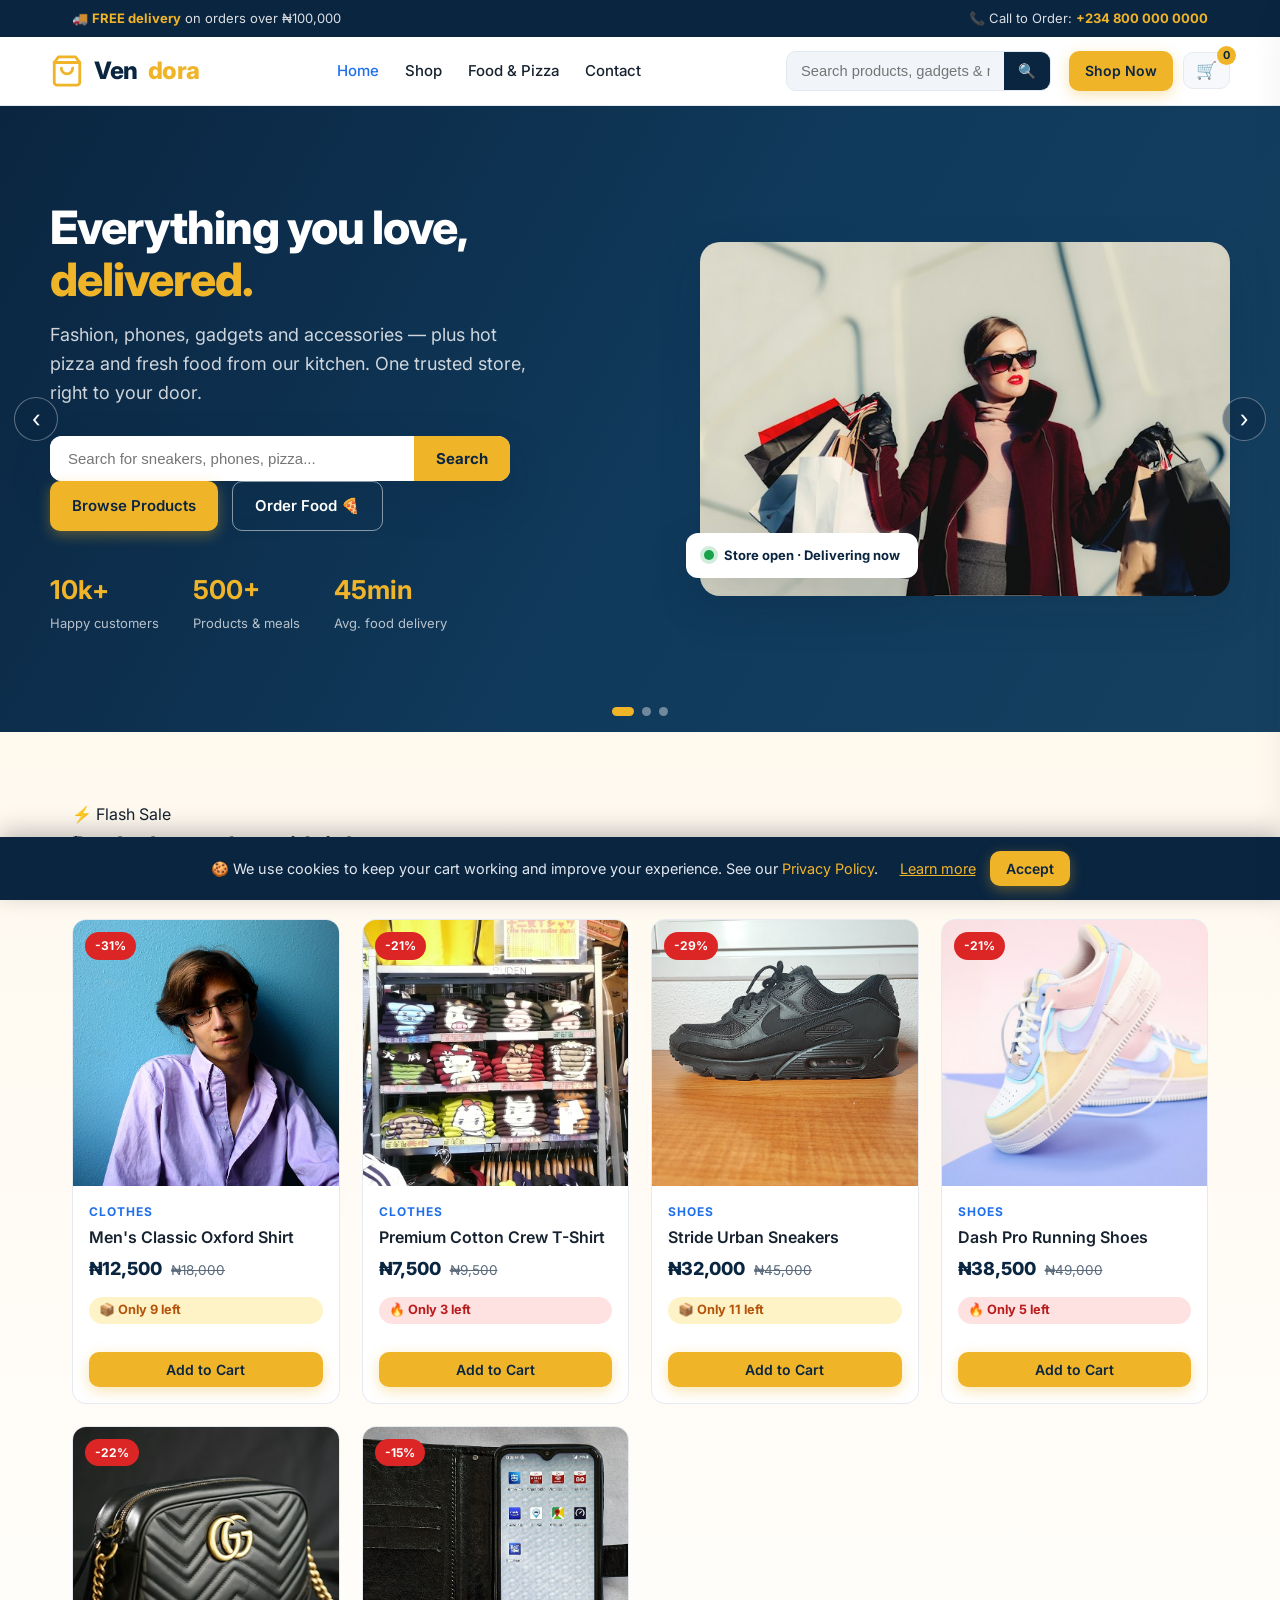
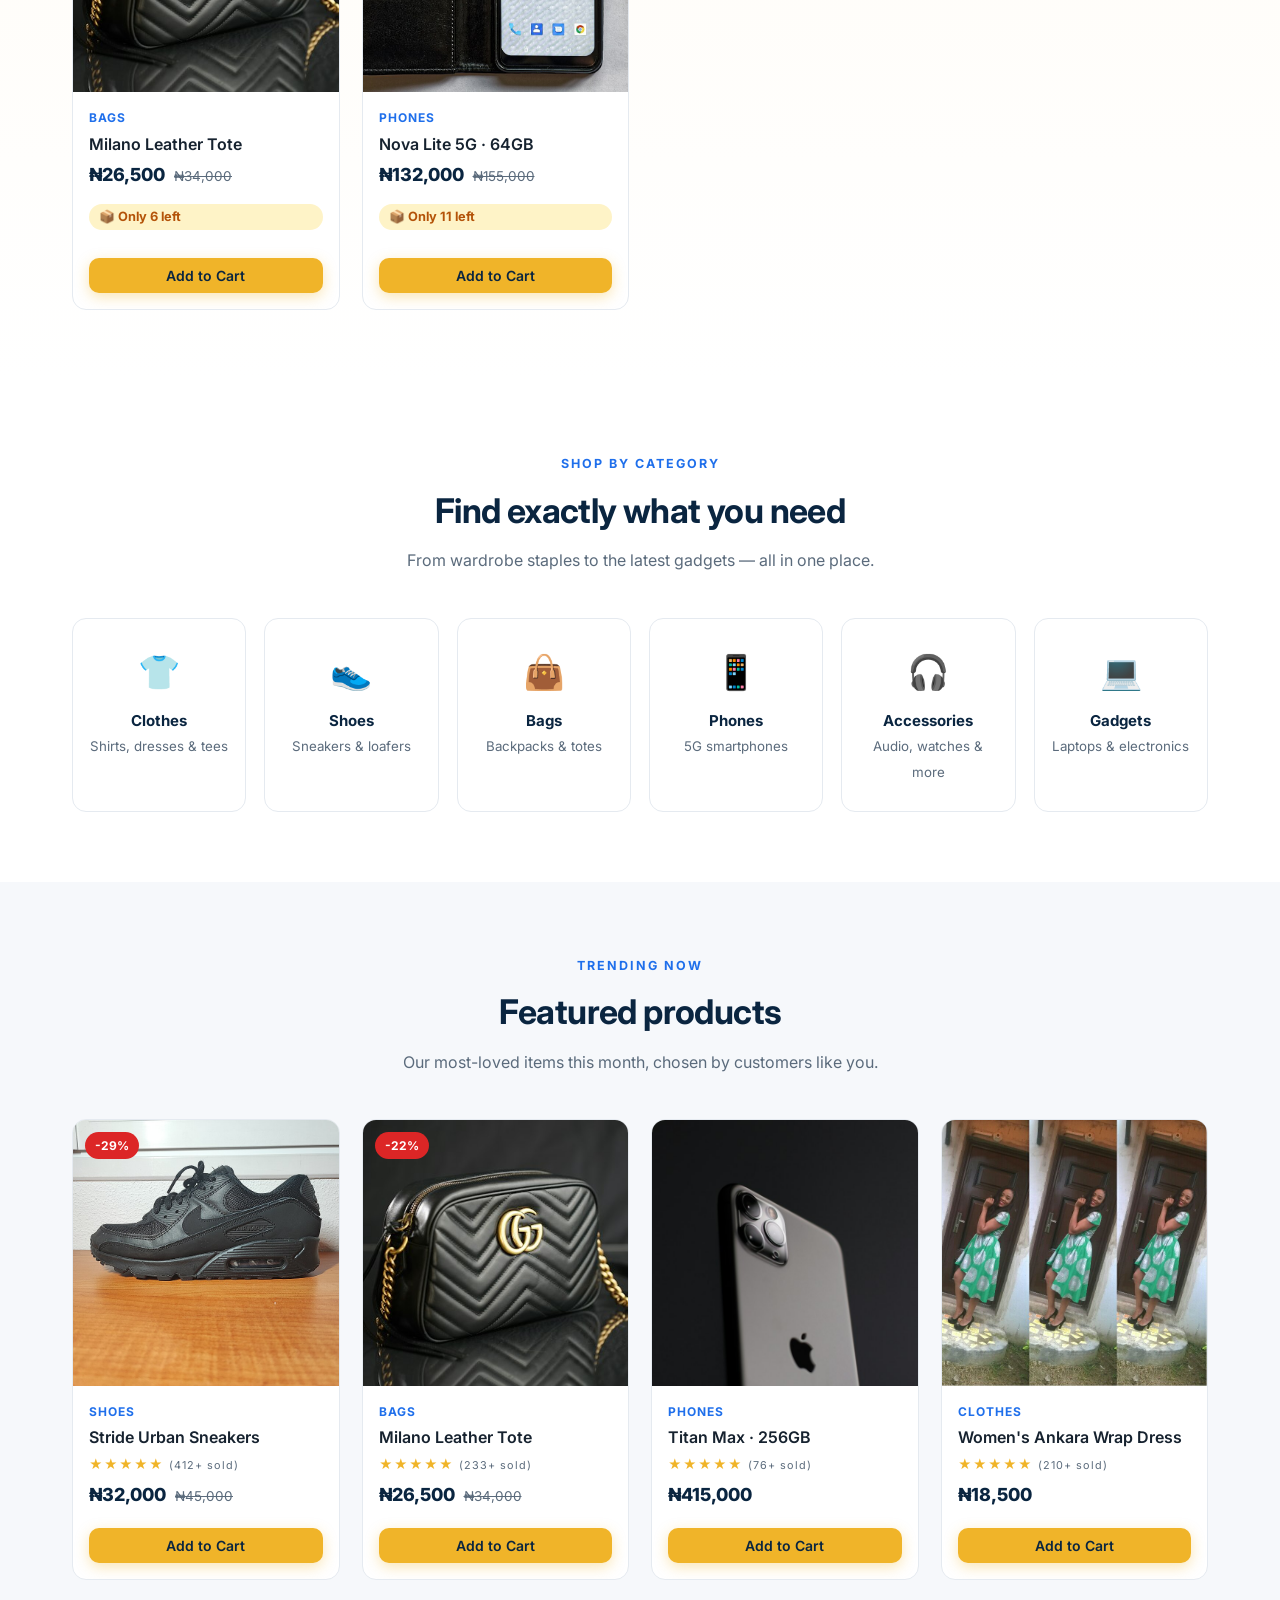
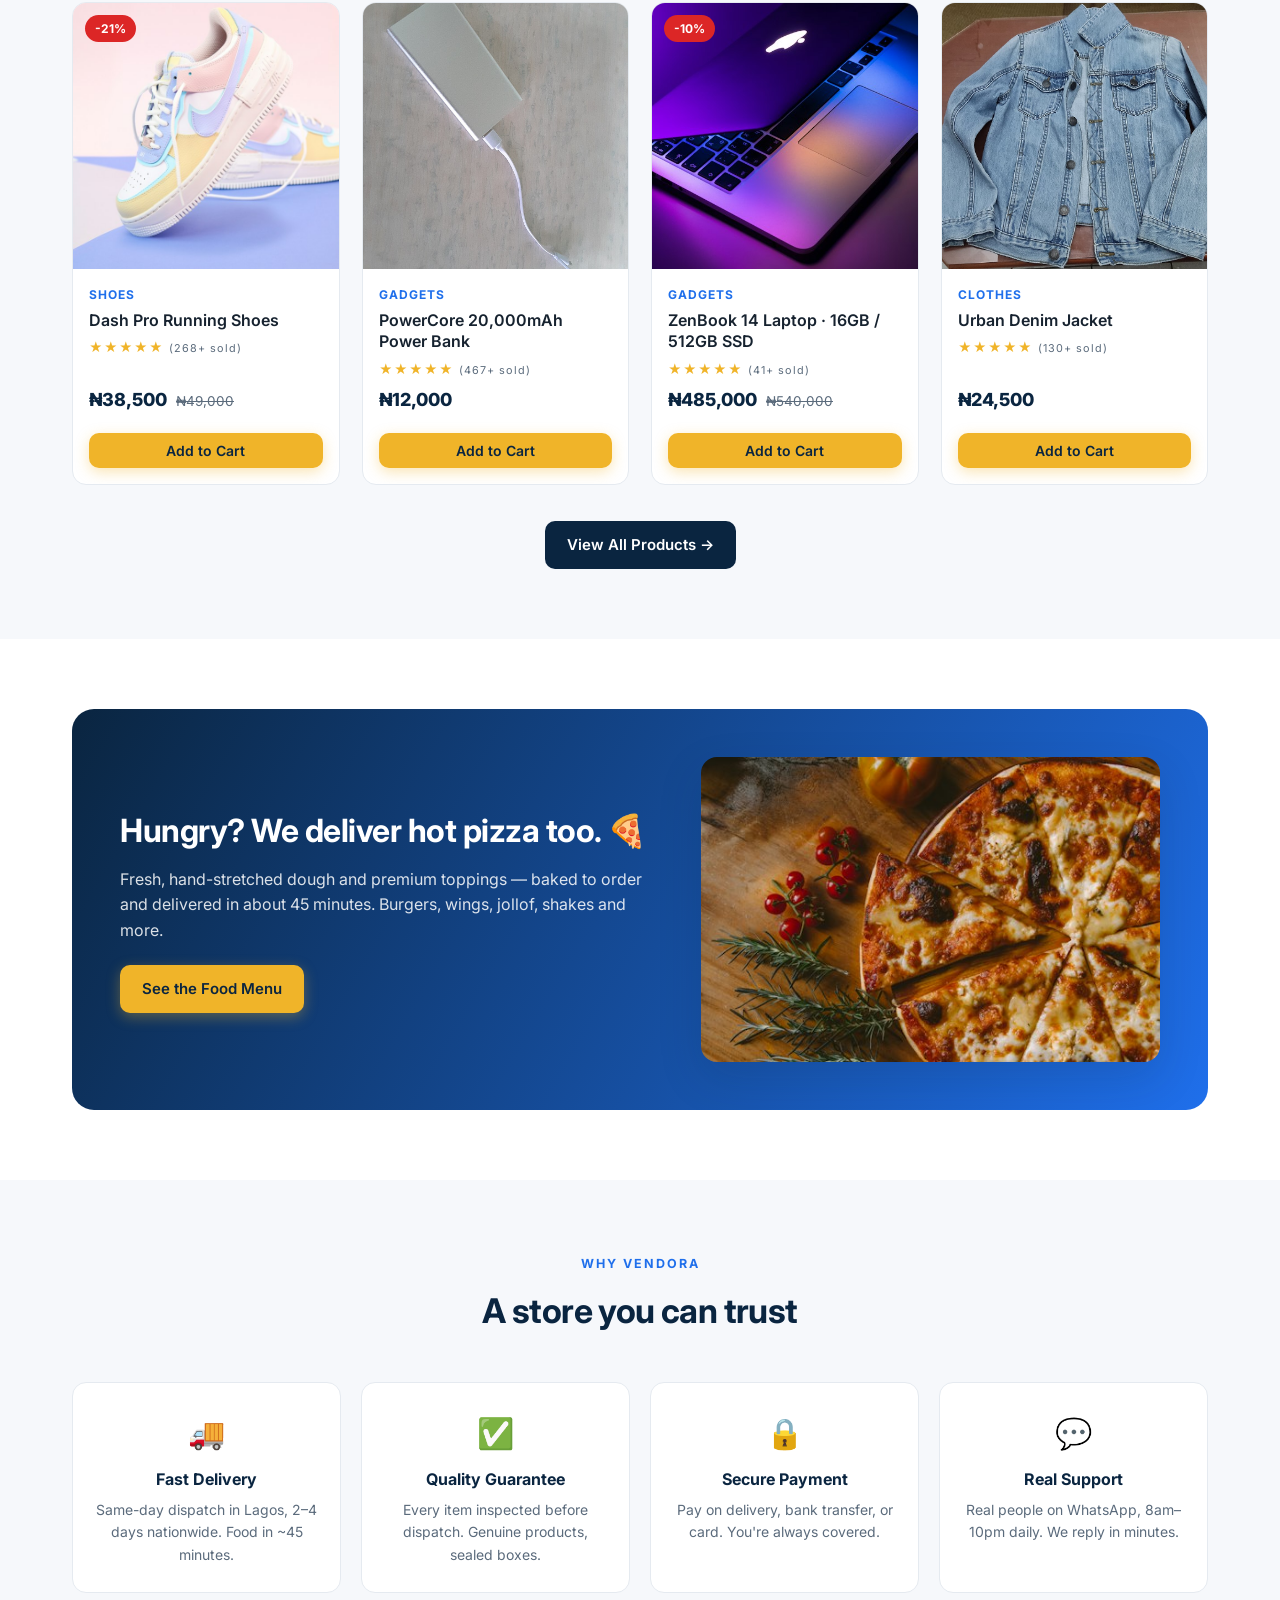
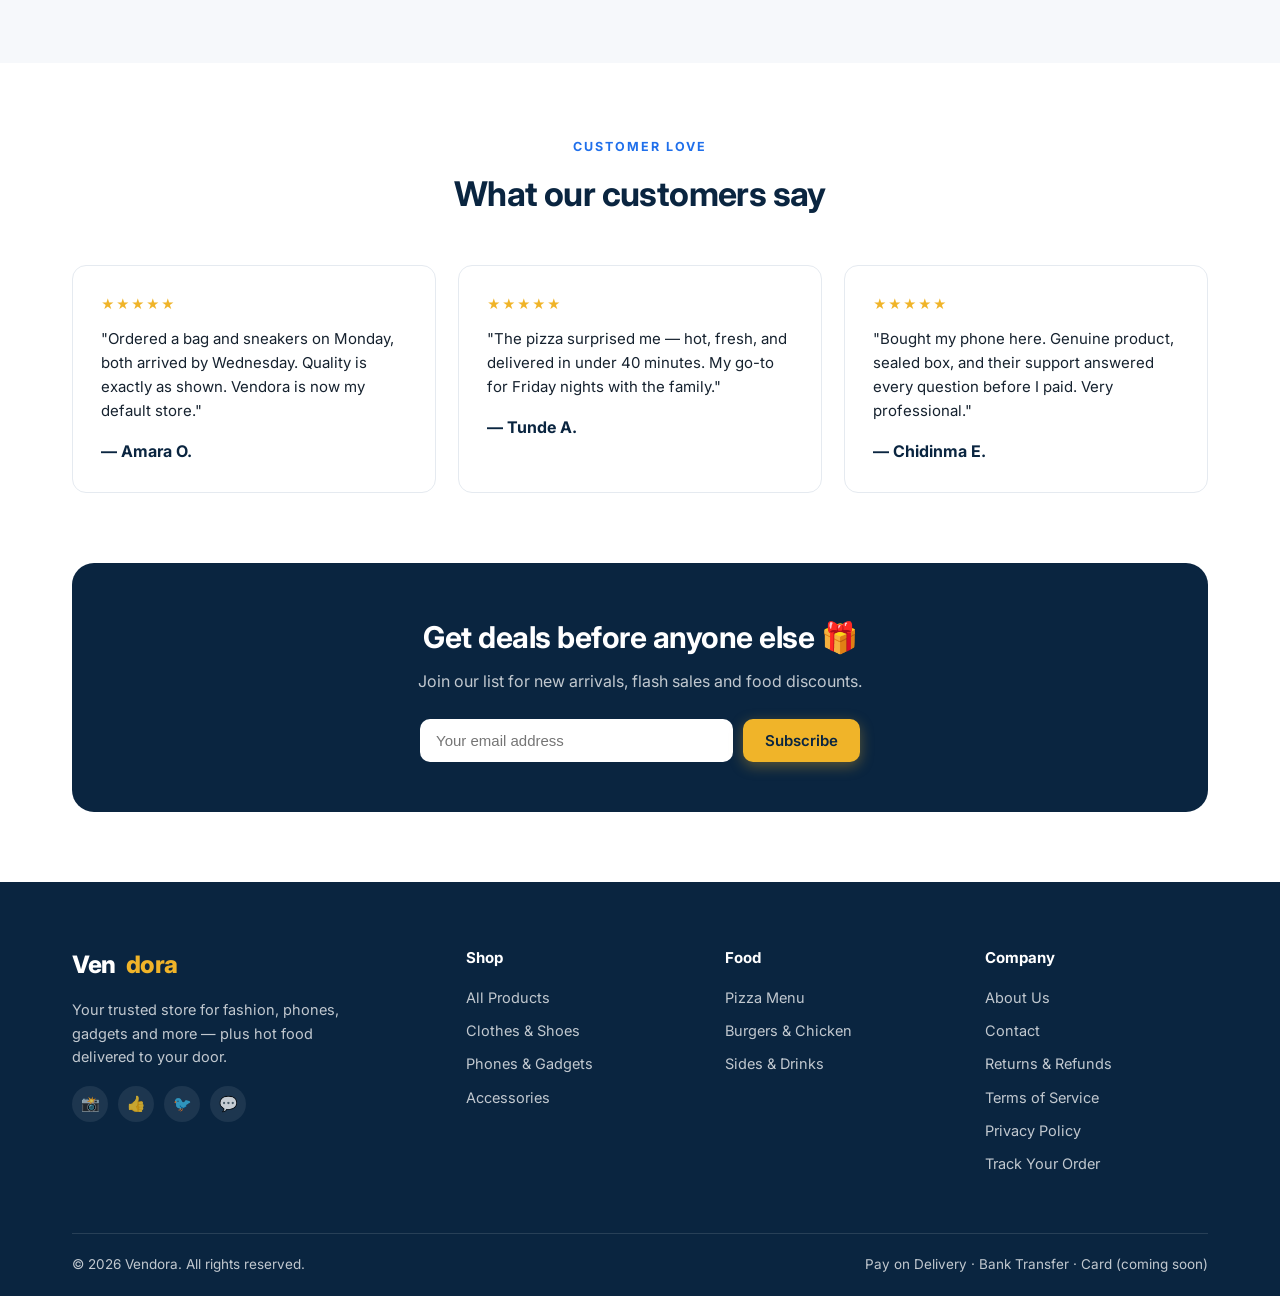
<file: index.html>
<!DOCTYPE html>
<html lang="en">
<head>
  <meta charset="UTF-8">
  <meta name="viewport" content="width=device-width, initial-scale=1.0">
  <title>Vendora — Everything you love. Delivered.</title>
  <meta name="description" content="Vendora is your trusted store for fashion, phones, gadgets, accessories and more — plus hot pizza and food delivery. Quality products, fast delivery, secure payment.">
  <link rel="icon" href="data:image/svg+xml,%3Csvg xmlns='http://www.w3.org/2000/svg' viewBox='0 0 24 24' fill='none' stroke='%23f0b429' stroke-width='2'%3E%3Cpath d='M6 2 3 6v14a2 2 0 0 0 2 2h14a2 2 0 0 0 2-2V6l-3-4z'/%3E%3Cline x1='3' y1='6' x2='21' y2='6'/%3E%3Cpath d='M16 10a4 4 0 0 1-8 0'/%3E%3C/svg%3E">
  <link rel="preconnect" href="https://fonts.googleapis.com">
  <link rel="preconnect" href="https://fonts.gstatic.com" crossorigin>
  <link href="https://fonts.googleapis.com/css2?family=Inter:wght@400;500;600;700;800&display=swap" rel="stylesheet">
  <link rel="stylesheet" href="css/style.css?v=1.2.1">
</head>
<body>

<!-- Top strip -->
<div class="topstrip">
  <div class="container">
    <span>🚚 <strong>FREE delivery</strong> on orders over ₦100,000</span>
    <span>📞 Call to Order: <strong id="topPhone">+234 800 000 0000</strong></span>
  </div>
</div>

<!-- Header -->
<header class="site">
  <div class="container nav">
    <a class="brand" href="index.html">
      <svg viewBox="0 0 24 24" fill="none" stroke="#f0b429" stroke-width="2" stroke-linecap="round" stroke-linejoin="round"><path d="M6 2 3 6v14a2 2 0 0 0 2 2h14a2 2 0 0 0 2-2V6l-3-4z"/><line x1="3" y1="6" x2="21" y2="6"/><path d="M16 10a4 4 0 0 1-8 0"/></svg>
      Ven<span>dora</span>
    </a>
    <nav class="nav-links" id="navLinks">
      <a href="index.html" class="active">Home</a>
      <a href="shop.html">Shop</a>
      <a href="food.html">Food & Pizza</a>
      <a href="contact.html">Contact</a>
    </nav>
    <div class="nav-actions">
      <form class="nav-search" onsubmit="navSearch(event)" role="search">
        <input type="text" placeholder="Search products, gadgets & more..." aria-label="Search Vendora">
        <button type="submit" aria-label="Search">🔍</button>
      </form>

      <a class="btn btn-gold btn-sm" href="shop.html">Shop Now</a>
      <button class="icon-btn" onclick="openCart()" aria-label="Open cart">🛒<span class="cart-count">0</span></button>
      <button class="icon-btn menu-toggle" onclick="toggleMenu()" aria-label="Menu">☰</button>
    </div>
  </div>
</header>

<!-- Hero -->
<section class="hero hero-carousel" id="heroCarousel">
  <div class="slide s-active" data-slide="0">
  <div class="container hero-inner">
    <div>
      <h1>Everything you love, <em>delivered.</em></h1>
      <p class="lead">Fashion, phones, gadgets and accessories — plus hot pizza and fresh food from our kitchen. One trusted store, right to your door.</p>
      <form class="hero-search" onsubmit="heroSearch(event)">
        <input id="heroQuery" type="text" placeholder="Search for sneakers, phones, pizza...">
        <button type="submit">Search</button>
      </form>
      <div class="hero-cta">
        <a class="btn btn-gold" href="shop.html">Browse Products</a>
        <a class="btn btn-outline" href="food.html" style="background:transparent;color:#fff;border-color:rgba(255,255,255,.5)">Order Food 🍕</a>
      </div>
      <div class="stat-strip">
        <div class="stat"><b>10k+</b><span>Happy customers</span></div>
        <div class="stat"><b>500+</b><span>Products & meals</span></div>
        <div class="stat"><b>45min</b><span>Avg. food delivery</span></div>
      </div>
    </div>
    <div class="hero-art">
      <img src="assets/img/hero-shopping.jpg" alt="Shopping at Vendora">
      <div class="hero-badge"><span class="dot"></span> Store open · Delivering now</div>
    </div>
  </div>
  </div>
  <div class="slide slide-promo" data-slide="1">
    <div class="container hero-inner">
      <div>
        <span class="kicker kicker-light">Vendora Kitchen</span>
        <h1>Hot pizza. <em>45 minutes.</em></h1>
        <p class="lead">Fresh from our kitchen — hand-stretched dough, premium toppings, burgers, wings, jollof and shakes. Baked to order and delivered hot.</p>
        <div class="hero-cta">
          <a class="btn btn-gold" href="food.html">See the Food Menu 🍕</a>
          <a class="btn btn-outline" href="shop.html" style="background:transparent;color:#fff;border-color:rgba(255,255,255,.5)">Shop Products</a>
        </div>
        <div class="stat-strip">
          <div class="stat"><b>~45min</b><span>Food delivery</span></div>
          <div class="stat"><b>8am–10pm</b><span>Kitchen open daily</span></div>
          <div class="stat"><b>12</b><span>Menu items</span></div>
        </div>
      </div>
      <div class="hero-art">
        <img src="assets/img/hero-food.jpg" alt="Pizza fresh from Vendora Kitchen">
        <div class="hero-badge"><span class="dot"></span> Kitchen open · Cooking now</div>
      </div>
    </div>
  </div>

  <div class="slide slide-promo" data-slide="2">
    <div class="container hero-inner">
      <div>
        <span class="kicker kicker-light">Phones & Gadgets</span>
        <h1>Gadget season <em>is here.</em></h1>
        <p class="lead">5G smartphones, wireless audio, power banks and laptops — genuine products, sealed boxes, warranty included.</p>
        <div class="hero-cta">
          <a class="btn btn-gold" href="shop.html">Shop Gadgets</a>
          <a class="btn btn-outline" href="contact.html" style="background:transparent;color:#fff;border-color:rgba(255,255,255,.5)">Talk to Us</a>
        </div>
        <div class="stat-strip">
          <div class="stat"><b>Sealed</b><span>Genuine products</span></div>
          <div class="stat"><b>Warranty</b><span>On electronics</span></div>
          <div class="stat"><b>Fast</b><span>Same-day Lagos</span></div>
        </div>
      </div>
      <div class="hero-art">
        <img src="assets/img/p3.jpg" alt="Smartphones and gadgets at Vendora">
        <div class="hero-badge"><span class="dot"></span> Free delivery over ₦100,000</div>
      </div>
    </div>
  </div>
  <button class="car-btn prev" onclick="moveSlide(-1)" aria-label="Previous slide">‹</button>
  <button class="car-btn next" onclick="moveSlide(1)" aria-label="Next slide">›</button>
  <div class="car-dots" id="carDots"></div>
</section>

<!-- Categories -->
<!-- Flash Sale -->
<section class="section flash-sec">
  <div class="container">
    <div class="flash-head">
      <div>
        <span class="kicker">⚡ Flash Sale</span>
        <h2>Deals that end at midnight</h2>
        <p>Limited stock at today's prices — gone when the timer hits zero.</p>
      </div>
      <div class="flash-right">
        <div class="countdown" id="flashCountdown" aria-label="Time left in flash sale"></div>
        <a class="btn btn-outline-dark btn-sm" href="shop.html">See All Deals →</a>
      </div>
    </div>
    <div class="grid" id="flashGrid"></div>
  </div>
</section>

<section class="section">
  <div class="container">
    <div class="section-head">
      <span class="kicker">Shop by Category</span>
      <h2>Find exactly what you need</h2>
      <p>From wardrobe staples to the latest gadgets — all in one place.</p>
    </div>
    <div class="cat-grid">
      <a class="cat-tile" href="shop.html"><span class="emoji">👕</span><b>Clothes</b><small>Shirts, dresses & tees</small></a>
      <a class="cat-tile" href="shop.html"><span class="emoji">👟</span><b>Shoes</b><small>Sneakers & loafers</small></a>
      <a class="cat-tile" href="shop.html"><span class="emoji">👜</span><b>Bags</b><small>Backpacks & totes</small></a>
      <a class="cat-tile" href="shop.html"><span class="emoji">📱</span><b>Phones</b><small>5G smartphones</small></a>
      <a class="cat-tile" href="shop.html"><span class="emoji">🎧</span><b>Accessories</b><small>Audio, watches & more</small></a>
      <a class="cat-tile" href="shop.html"><span class="emoji">💻</span><b>Gadgets</b><small>Laptops & electronics</small></a>
    </div>
  </div>
</section>

<!-- Featured products -->
<section class="section alt">
  <div class="container">
    <div class="section-head">
      <span class="kicker">Trending Now</span>
      <h2>Featured products</h2>
      <p>Our most-loved items this month, chosen by customers like you.</p>
    </div>
    <div class="grid" id="featuredGrid"></div>
    <div style="text-align:center;margin-top:36px">
      <a class="btn btn-navy" href="shop.html">View All Products →</a>
    </div>
  </div>
</section>

<!-- Food banner -->
<section class="section">
  <div class="container">
    <div class="food-banner">
      <div>
        <h2>Hungry? We deliver hot pizza too. 🍕</h2>
        <p>Fresh, hand-stretched dough and premium toppings — baked to order and delivered in about 45 minutes. Burgers, wings, jollof, shakes and more.</p>
        <a class="btn btn-gold" href="food.html">See the Food Menu</a>
      </div>
      <img src="assets/img/banner-pizza.jpg" alt="Fresh pizza">
    </div>
  </div>
</section>

<!-- Benefits -->
<section class="section alt">
  <div class="container">
    <div class="section-head">
      <span class="kicker">Why Vendora</span>
      <h2>A store you can trust</h2>
    </div>
    <div class="benefits">
      <div class="benefit"><span class="ico">🚚</span><h3>Fast Delivery</h3><p>Same-day dispatch in Lagos, 2–4 days nationwide. Food in ~45 minutes.</p></div>
      <div class="benefit"><span class="ico">✅</span><h3>Quality Guarantee</h3><p>Every item inspected before dispatch. Genuine products, sealed boxes.</p></div>
      <div class="benefit"><span class="ico">🔒</span><h3>Secure Payment</h3><p>Pay on delivery, bank transfer, or card. You're always covered.</p></div>
      <div class="benefit"><span class="ico">💬</span><h3>Real Support</h3><p>Real people on WhatsApp, 8am–10pm daily. We reply in minutes.</p></div>
    </div>
  </div>
</section>

<!-- Testimonials -->
<section class="section">
  <div class="container">
    <div class="section-head">
      <span class="kicker">Customer Love</span>
      <h2>What our customers say</h2>
    </div>
    <div class="testi-grid" id="testiGrid"></div>
  </div>
</section>

<!-- Newsletter -->
<section class="section" style="padding-top:0">
  <div class="container">
    <div class="newsletter">
      <h2>Get deals before anyone else 🎁</h2>
      <p>Join our list for new arrivals, flash sales and food discounts.</p>
      <form onsubmit="event.preventDefault();showToast('You are on the list! Watch your inbox 🎉');this.reset()">
        <input type="email" required placeholder="Your email address">
        <button class="btn btn-gold" type="submit">Subscribe</button>
      </form>
    </div>
  </div>
</section>

<!-- Footer -->
<footer class="site">
  <div class="container">
    <div class="footer-grid">
      <div>
        <a class="brand" href="index.html">Ven<span>dora</span></a>
        <p style="margin-top:14px;font-size:14.5px;max-width:300px">Your trusted store for fashion, phones, gadgets and more — plus hot food delivered to your door.</p>
        <div class="socials">
          <a href="#" aria-label="Instagram">📸</a>
          <a href="#" aria-label="Facebook">👍</a>
          <a href="#" aria-label="Twitter">🐦</a>
          <a href="#" aria-label="WhatsApp">💬</a>
        </div>
      </div>
      <div>
        <h4>Shop</h4>
        <ul>
          <li><a href="shop.html">All Products</a></li>
          <li><a href="shop.html">Clothes & Shoes</a></li>
          <li><a href="shop.html">Phones & Gadgets</a></li>
          <li><a href="shop.html">Accessories</a></li>
        </ul>
      </div>
      <div>
        <h4>Food</h4>
        <ul>
          <li><a href="food.html">Pizza Menu</a></li>
          <li><a href="food.html">Burgers & Chicken</a></li>
          <li><a href="food.html">Sides & Drinks</a></li>
        </ul>
      </div>
      <div>
        <h4>Company</h4>
        <ul>
          <li><a href="contact.html">About Us</a></li>
          <li><a href="contact.html">Contact</a></li>
          <li><a href="returns.html">Returns & Refunds</a></li>
          <li><a href="terms.html">Terms of Service</a></li>
          <li><a href="privacy.html">Privacy Policy</a></li>
          <li><a href="checkout.html">Track Your Order</a></li>
        </ul>
      </div>
    </div>
    <div class="footer-bottom">
      <span>© <span id="year"></span> Vendora. All rights reserved.</span>
      <span>Pay on Delivery · Bank Transfer · Card (coming soon)</span>
    </div>
  </div>
</footer>

<!-- Cart drawer -->
<div class="overlay" id="cartOverlay" onclick="closeCart()"></div>
<aside class="drawer" id="cartDrawer" aria-label="Shopping cart">
  <div class="drawer-head">
    <h3>🛒 Your Cart</h3>
    <button class="drawer-close" onclick="closeCart()" aria-label="Close cart">×</button>
  </div>
  <div class="drawer-items" id="drawerItems"></div>
  <div class="drawer-foot">
    <div class="subtotal-row"><span>Subtotal</span><b id="drawerSubtotal">₦0</b></div>
    <div class="foot-note" id="deliveryNote"></div>
    <a class="btn btn-gold btn-block" id="drawerCheckout" href="checkout.html">Checkout →</a>
  </div>
</aside>


<!-- Cookie notice -->
<div class="cookie-banner" id="cookieBanner" hidden>
  <p>🍪 We use cookies to keep your cart working and improve your experience. See our <a href="privacy.html">Privacy Policy</a>.</p>
  <div class="cookie-actions">
    <a class="cookie-learn" href="privacy.html">Learn more</a>
    <button class="btn btn-gold btn-sm" onclick="acceptCookies()">Accept</button>
  </div>
</div>
<script src="js/config.js?v=1.2.1"></script></script>
<script src="js/data.js?v=1.2.1"></script>
<script src="js/app.js?v=1.2.1"></script>
<script>
  document.getElementById("year").textContent = new Date().getFullYear();
  document.getElementById("topPhone").textContent = STORE.phoneDisplay;
  document.getElementById("featuredGrid").innerHTML =
    [...PRODUCTS].sort((a, b) => b.rating - a.rating).slice(0, 8).map(productCard).join("");
  document.getElementById("testiGrid").innerHTML = TESTIMONIALS.map(t => `
    <div class="testi">
      <div class="stars">${"★".repeat(t.stars)}</div>
      <p>"${t.text}"</p>
      <b>— ${t.name}</b>
    </div>`).join("");
  updateCartUI();
</script>
</body>
</html>
</file>
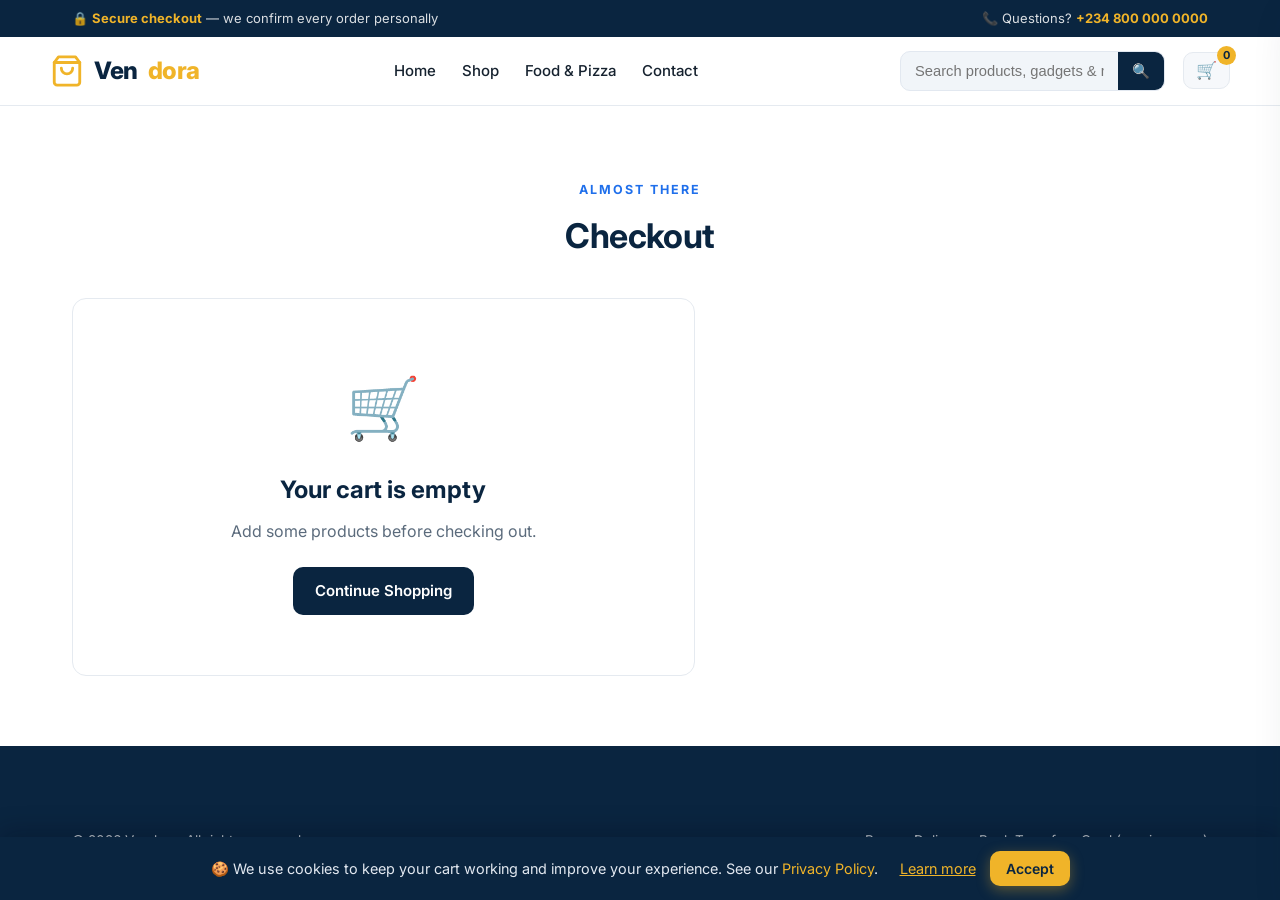
<file: checkout.html>
<!DOCTYPE html>
<html lang="en">
<head>
  <meta charset="UTF-8">
  <meta name="viewport" content="width=device-width, initial-scale=1.0">
  <title>Checkout — Vendora</title>
  <meta name="description" content="Complete your Vendora order — fast delivery, pay on delivery, bank transfer or card.">
  <link rel="icon" href="data:image/svg+xml,%3Csvg xmlns='http://www.w3.org/2000/svg' viewBox='0 0 24 24' fill='none' stroke='%23f0b429' stroke-width='2'%3E%3Cpath d='M6 2 3 6v14a2 2 0 0 0 2 2h14a2 2 0 0 0 2-2V6l-3-4z'/%3E%3Cline x1='3' y1='6' x2='21' y2='6'/%3E%3Cpath d='M16 10a4 4 0 0 1-8 0'/%3E%3C/svg%3E">
  <link rel="preconnect" href="https://fonts.googleapis.com">
  <link rel="preconnect" href="https://fonts.gstatic.com" crossorigin>
  <link href="https://fonts.googleapis.com/css2?family=Inter:wght@400;500;600;700;800&display=swap" rel="stylesheet">
  <link rel="stylesheet" href="css/style.css?v=1.2.1">
</head>
<body>

<div class="topstrip">
  <div class="container">
    <span>🔒 <strong>Secure checkout</strong> — we confirm every order personally</span>
    <span>📞 Questions? <strong id="topPhone">+234 800 000 0000</strong></span>
  </div>
</div>

<header class="site">
  <div class="container nav">
    <a class="brand" href="index.html">
      <svg viewBox="0 0 24 24" fill="none" stroke="#f0b429" stroke-width="2" stroke-linecap="round" stroke-linejoin="round"><path d="M6 2 3 6v14a2 2 0 0 0 2 2h14a2 2 0 0 0 2-2V6l-3-4z"/><line x1="3" y1="6" x2="21" y2="6"/><path d="M16 10a4 4 0 0 1-8 0"/></svg>
      Ven<span>dora</span>
    </a>
    <nav class="nav-links" id="navLinks">
      <a href="index.html">Home</a>
      <a href="shop.html">Shop</a>
      <a href="food.html">Food & Pizza</a>
      <a href="contact.html">Contact</a>
    </nav>
    <div class="nav-actions">
      <form class="nav-search" onsubmit="navSearch(event)" role="search">
        <input type="text" placeholder="Search products, gadgets & more..." aria-label="Search Vendora">
        <button type="submit" aria-label="Search">🔍</button>
      </form>

      <button class="icon-btn" onclick="openCart()" aria-label="Open cart">🛒<span class="cart-count">0</span></button>
      <button class="icon-btn menu-toggle" onclick="toggleMenu()" aria-label="Menu">☰</button>
    </div>
  </div>
</header>

<section class="section">
  <div class="container">
    <div class="section-head" style="margin-bottom:34px">
      <span class="kicker">Almost There</span>
      <h2>Checkout</h2>
    </div>
    <div class="checkout-grid" id="checkoutWrap"></div>
  </div>
</section>

<footer class="site">
  <div class="container">
    <div class="footer-bottom" style="border:none">
      <span>© <span id="year"></span> Vendora. All rights reserved.</span>
      <span>Pay on Delivery · Bank Transfer · Card (coming soon)</span>
    </div>
  </div>
</footer>

<div class="overlay" id="cartOverlay" onclick="closeCart()"></div>
<aside class="drawer" id="cartDrawer" aria-label="Shopping cart">
  <div class="drawer-head">
    <h3>🛒 Your Cart</h3>
    <button class="drawer-close" onclick="closeCart()" aria-label="Close cart">×</button>
  </div>
  <div class="drawer-items" id="drawerItems"></div>
  <div class="drawer-foot">
    <div class="subtotal-row"><span>Subtotal</span><b id="drawerSubtotal">₦0</b></div>
    <div class="foot-note" id="deliveryNote"></div>
    <a class="btn btn-gold btn-block" id="drawerCheckout" href="checkout.html">Checkout →</a>
  </div>
</aside>


<!-- Cookie notice -->
<div class="cookie-banner" id="cookieBanner" hidden>
  <p>🍪 We use cookies to keep your cart working and improve your experience. See our <a href="privacy.html">Privacy Policy</a>.</p>
  <div class="cookie-actions">
    <a class="cookie-learn" href="privacy.html">Learn more</a>
    <button class="btn btn-gold btn-sm" onclick="acceptCookies()">Accept</button>
  </div>
</div>
<script src="js/config.js?v=1.2.1"></script></script>
<script src="js/data.js?v=1.2.1"></script>
<script src="js/app.js?v=1.2.1"></script>
<script>
  document.getElementById("year").textContent = new Date().getFullYear();
  document.getElementById("topPhone").textContent = STORE.phoneDisplay;
  renderCheckout();
  updateCartUI();
</script>
</body>
</html>
</file>
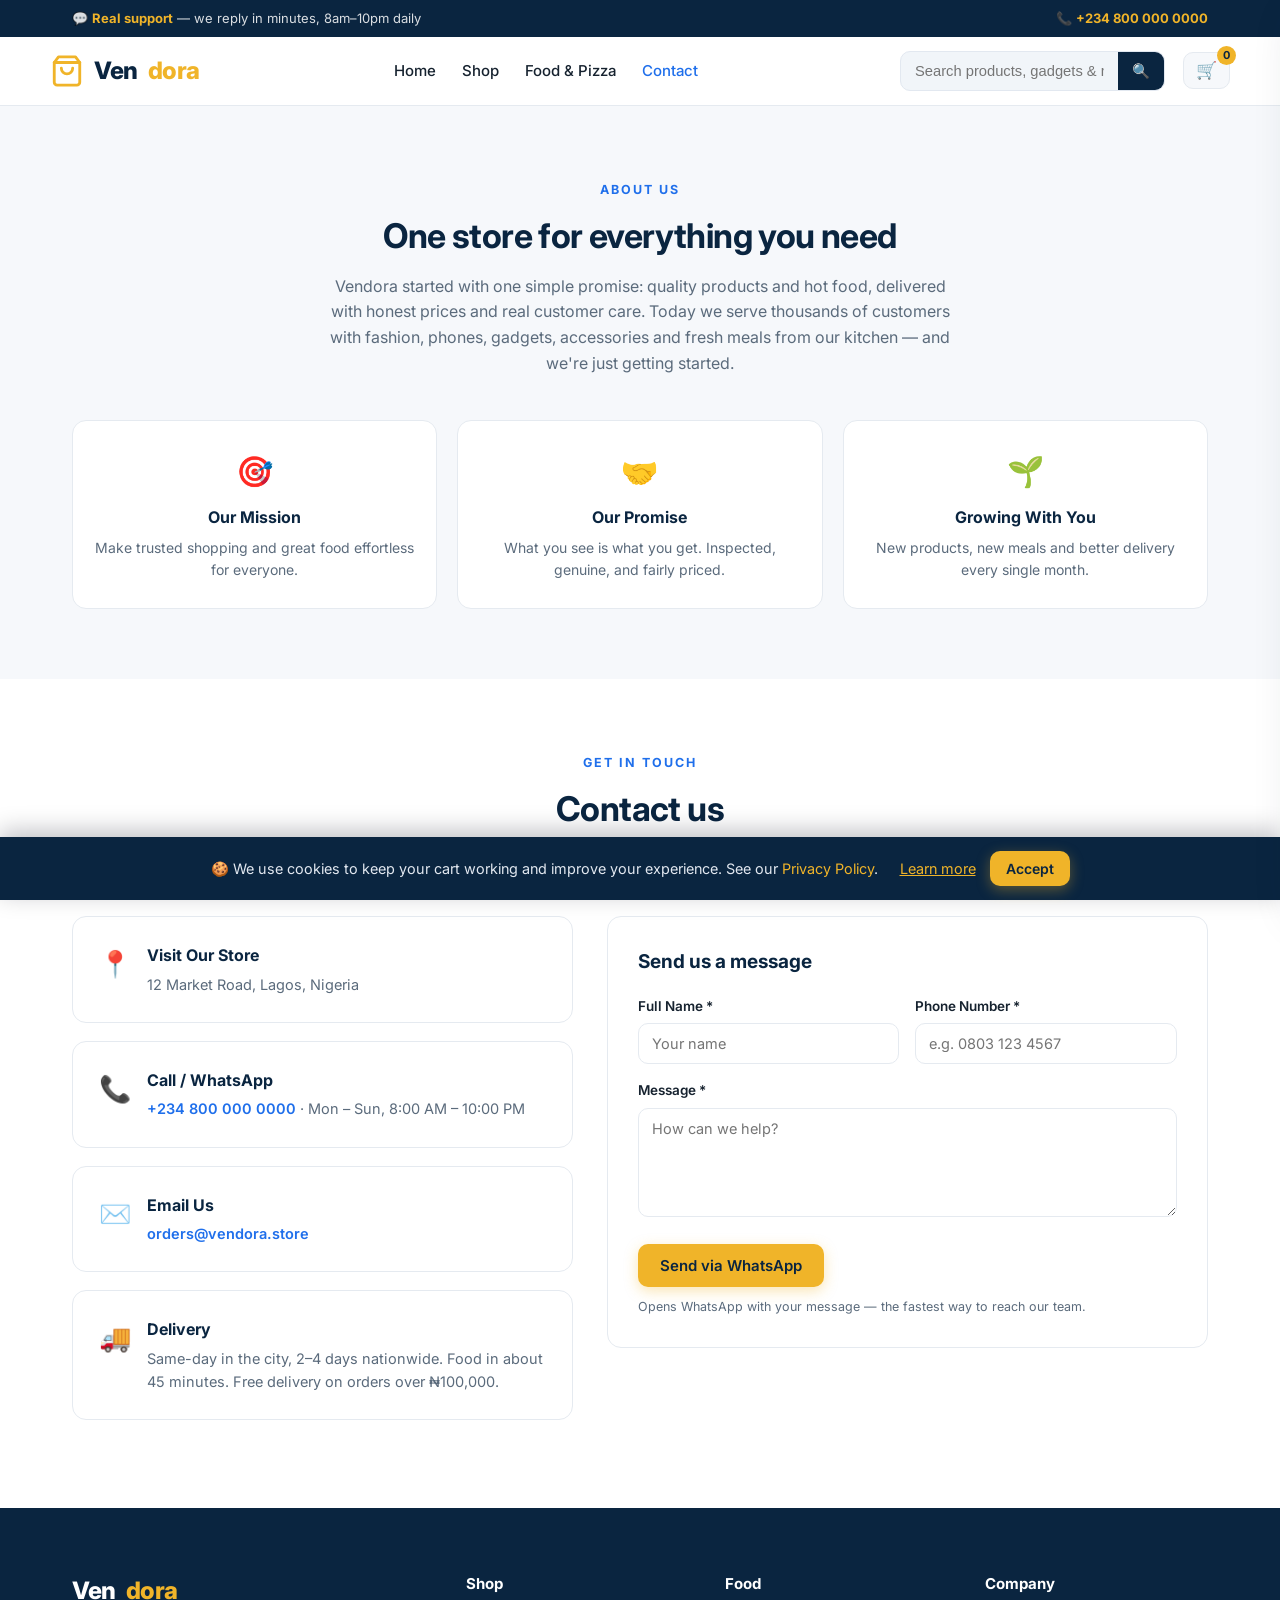
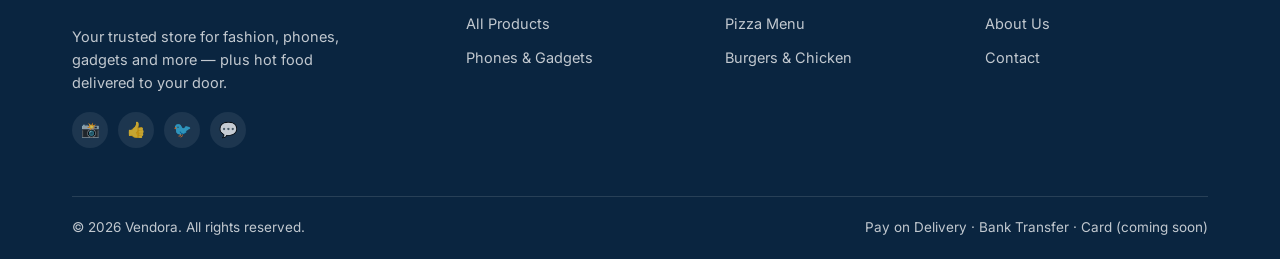
<file: contact.html>
<!DOCTYPE html>
<html lang="en">
<head>
  <meta charset="UTF-8">
  <meta name="viewport" content="width=device-width, initial-scale=1.0">
  <title>Contact & About — Vendora</title>
  <meta name="description" content="Get in touch with Vendora — about us, contact details, store hours and support.">
  <link rel="icon" href="data:image/svg+xml,%3Csvg xmlns='http://www.w3.org/2000/svg' viewBox='0 0 24 24' fill='none' stroke='%23f0b429' stroke-width='2'%3E%3Cpath d='M6 2 3 6v14a2 2 0 0 0 2 2h14a2 2 0 0 0 2-2V6l-3-4z'/%3E%3Cline x1='3' y1='6' x2='21' y2='6'/%3E%3Cpath d='M16 10a4 4 0 0 1-8 0'/%3E%3C/svg%3E">
  <link rel="preconnect" href="https://fonts.googleapis.com">
  <link rel="preconnect" href="https://fonts.gstatic.com" crossorigin>
  <link href="https://fonts.googleapis.com/css2?family=Inter:wght@400;500;600;700;800&display=swap" rel="stylesheet">
  <link rel="stylesheet" href="css/style.css?v=1.2.1">
</head>
<body>

<div class="topstrip">
  <div class="container">
    <span>💬 <strong>Real support</strong> — we reply in minutes, 8am–10pm daily</span>
    <span>📞 <strong id="topPhone">+234 800 000 0000</strong></span>
  </div>
</div>

<header class="site">
  <div class="container nav">
    <a class="brand" href="index.html">
      <svg viewBox="0 0 24 24" fill="none" stroke="#f0b429" stroke-width="2" stroke-linecap="round" stroke-linejoin="round"><path d="M6 2 3 6v14a2 2 0 0 0 2 2h14a2 2 0 0 0 2-2V6l-3-4z"/><line x1="3" y1="6" x2="21" y2="6"/><path d="M16 10a4 4 0 0 1-8 0"/></svg>
      Ven<span>dora</span>
    </a>
    <nav class="nav-links" id="navLinks">
      <a href="index.html">Home</a>
      <a href="shop.html">Shop</a>
      <a href="food.html">Food & Pizza</a>
      <a href="contact.html" class="active">Contact</a>
    </nav>
    <div class="nav-actions">
      <form class="nav-search" onsubmit="navSearch(event)" role="search">
        <input type="text" placeholder="Search products, gadgets & more..." aria-label="Search Vendora">
        <button type="submit" aria-label="Search">🔍</button>
      </form>

      <button class="icon-btn" onclick="openCart()" aria-label="Open cart">🛒<span class="cart-count">0</span></button>
      <button class="icon-btn menu-toggle" onclick="toggleMenu()" aria-label="Menu">☰</button>
    </div>
  </div>
</header>

<!-- About -->
<section class="section alt">
  <div class="container">
    <div class="section-head">
      <span class="kicker">About Us</span>
      <h2>One store for everything you need</h2>
      <p style="max-width:640px;margin:0 auto">Vendora started with one simple promise: quality products and hot food, delivered with honest prices and real customer care. Today we serve thousands of customers with fashion, phones, gadgets, accessories and fresh meals from our kitchen — and we're just getting started.</p>
    </div>
    <div class="benefits" style="margin-top:10px">
      <div class="benefit"><span class="ico">🎯</span><h3>Our Mission</h3><p>Make trusted shopping and great food effortless for everyone.</p></div>
      <div class="benefit"><span class="ico">🤝</span><h3>Our Promise</h3><p>What you see is what you get. Inspected, genuine, and fairly priced.</p></div>
      <div class="benefit"><span class="ico">🌱</span><h3>Growing With You</h3><p>New products, new meals and better delivery every single month.</p></div>
    </div>
  </div>
</section>

<!-- Contact -->
<section class="section">
  <div class="container">
    <div class="section-head">
      <span class="kicker">Get In Touch</span>
      <h2>Contact us</h2>
      <p>Questions about an order, a product, or a bulk purchase? We're here.</p>
    </div>
    <div class="contact-grid">
      <div>
        <div class="info-card">
          <span class="ico">📍</span>
          <div><h3>Visit Our Store</h3><p id="infoAddress">12 Market Road, Lagos, Nigeria</p></div>
        </div>
        <div class="info-card">
          <span class="ico">📞</span>
          <div><h3>Call / WhatsApp</h3><p><a id="infoPhone" href="#">+234 800 000 0000</a> · <span id="infoHours">Mon – Sun, 8:00 AM – 10:00 PM</span></p></div>
        </div>
        <div class="info-card">
          <span class="ico">✉️</span>
          <div><h3>Email Us</h3><p><a id="infoEmail" href="#">orders@vendora.store</a></p></div>
        </div>
        <div class="info-card">
          <span class="ico">🚚</span>
          <div><h3>Delivery</h3><p>Same-day in the city, 2–4 days nationwide. Food in about 45 minutes. Free delivery on orders over ₦100,000.</p></div>
        </div>
      </div>
      <div class="panel">
        <h3>Send us a message</h3>
        <form onsubmit="return sendContact(event)">
          <div class="form-grid">
            <div class="field"><label>Full Name *</label><input name="name" required placeholder="Your name"></div>
            <div class="field"><label>Phone Number *</label><input name="phone" required placeholder="e.g. 0803 123 4567"></div>
            <div class="field full"><label>Message *</label><textarea name="message" rows="5" required placeholder="How can we help?"></textarea></div>
          </div>
          <button class="btn btn-gold" style="margin-top:20px" type="submit">Send via WhatsApp</button>
          <p style="font-size:12.5px;color:var(--muted);margin-top:10px">Opens WhatsApp with your message — the fastest way to reach our team.</p>
        </form>
      </div>
    </div>
  </div>
</section>

<footer class="site">
  <div class="container">
    <div class="footer-grid">
      <div>
        <a class="brand" href="index.html">Ven<span>dora</span></a>
        <p style="margin-top:14px;font-size:14.5px;max-width:300px">Your trusted store for fashion, phones, gadgets and more — plus hot food delivered to your door.</p>
        <div class="socials">
          <a href="#" aria-label="Instagram">📸</a>
          <a href="#" aria-label="Facebook">👍</a>
          <a href="#" aria-label="Twitter">🐦</a>
          <a href="#" aria-label="WhatsApp">💬</a>
        </div>
      </div>
      <div>
        <h4>Shop</h4>
        <ul>
          <li><a href="shop.html">All Products</a></li>
          <li><a href="shop.html">Phones & Gadgets</a></li>
        </ul>
      </div>
      <div>
        <h4>Food</h4>
        <ul>
          <li><a href="food.html">Pizza Menu</a></li>
          <li><a href="food.html">Burgers & Chicken</a></li>
        </ul>
      </div>
      <div>
        <h4>Company</h4>
        <ul>
          <li><a href="contact.html">About Us</a></li>
          <li><a href="contact.html">Contact</a></li>
        </ul>
      </div>
    </div>
    <div class="footer-bottom">
      <span>© <span id="year"></span> Vendora. All rights reserved.</span>
      <span>Pay on Delivery · Bank Transfer · Card (coming soon)</span>
    </div>
  </div>
</footer>

<div class="overlay" id="cartOverlay" onclick="closeCart()"></div>
<aside class="drawer" id="cartDrawer" aria-label="Shopping cart">
  <div class="drawer-head">
    <h3>🛒 Your Cart</h3>
    <button class="drawer-close" onclick="closeCart()" aria-label="Close cart">×</button>
  </div>
  <div class="drawer-items" id="drawerItems"></div>
  <div class="drawer-foot">
    <div class="subtotal-row"><span>Subtotal</span><b id="drawerSubtotal">₦0</b></div>
    <div class="foot-note" id="deliveryNote"></div>
    <a class="btn btn-gold btn-block" id="drawerCheckout" href="checkout.html">Checkout →</a>
  </div>
</aside>


<!-- Cookie notice -->
<div class="cookie-banner" id="cookieBanner" hidden>
  <p>🍪 We use cookies to keep your cart working and improve your experience. See our <a href="privacy.html">Privacy Policy</a>.</p>
  <div class="cookie-actions">
    <a class="cookie-learn" href="privacy.html">Learn more</a>
    <button class="btn btn-gold btn-sm" onclick="acceptCookies()">Accept</button>
  </div>
</div>
<script src="js/config.js?v=1.2.1"></script></script>
<script src="js/data.js?v=1.2.1"></script>
<script src="js/app.js?v=1.2.1"></script>
<script>
  document.getElementById("year").textContent = new Date().getFullYear();
  document.getElementById("topPhone").textContent = STORE.phoneDisplay;
  document.getElementById("infoAddress").textContent = STORE.address;
  document.getElementById("infoHours").textContent = STORE.hours;
  document.getElementById("infoPhone").textContent = STORE.phoneDisplay;
  document.getElementById("infoPhone").href = "https://wa.me/" + STORE.whatsapp;
  document.getElementById("infoEmail").textContent = STORE.email;
  document.getElementById("infoEmail").href = "mailto:" + STORE.email;

  function sendContact(e) {
    e.preventDefault();
    const d = Object.fromEntries(new FormData(e.target));
    const msg = `*NEW ENQUIRY — ${STORE.name}*\n\nName: ${d.name}\nPhone: ${d.phone}\n\n${d.message}`;
    window.open(`https://wa.me/${STORE.whatsapp}?text=${encodeURIComponent(msg)}`, "_blank");
    showToast("Opening WhatsApp with your message");
    e.target.reset();
    return false;
  }
  updateCartUI();
</script>
</body>
</html>
</file>
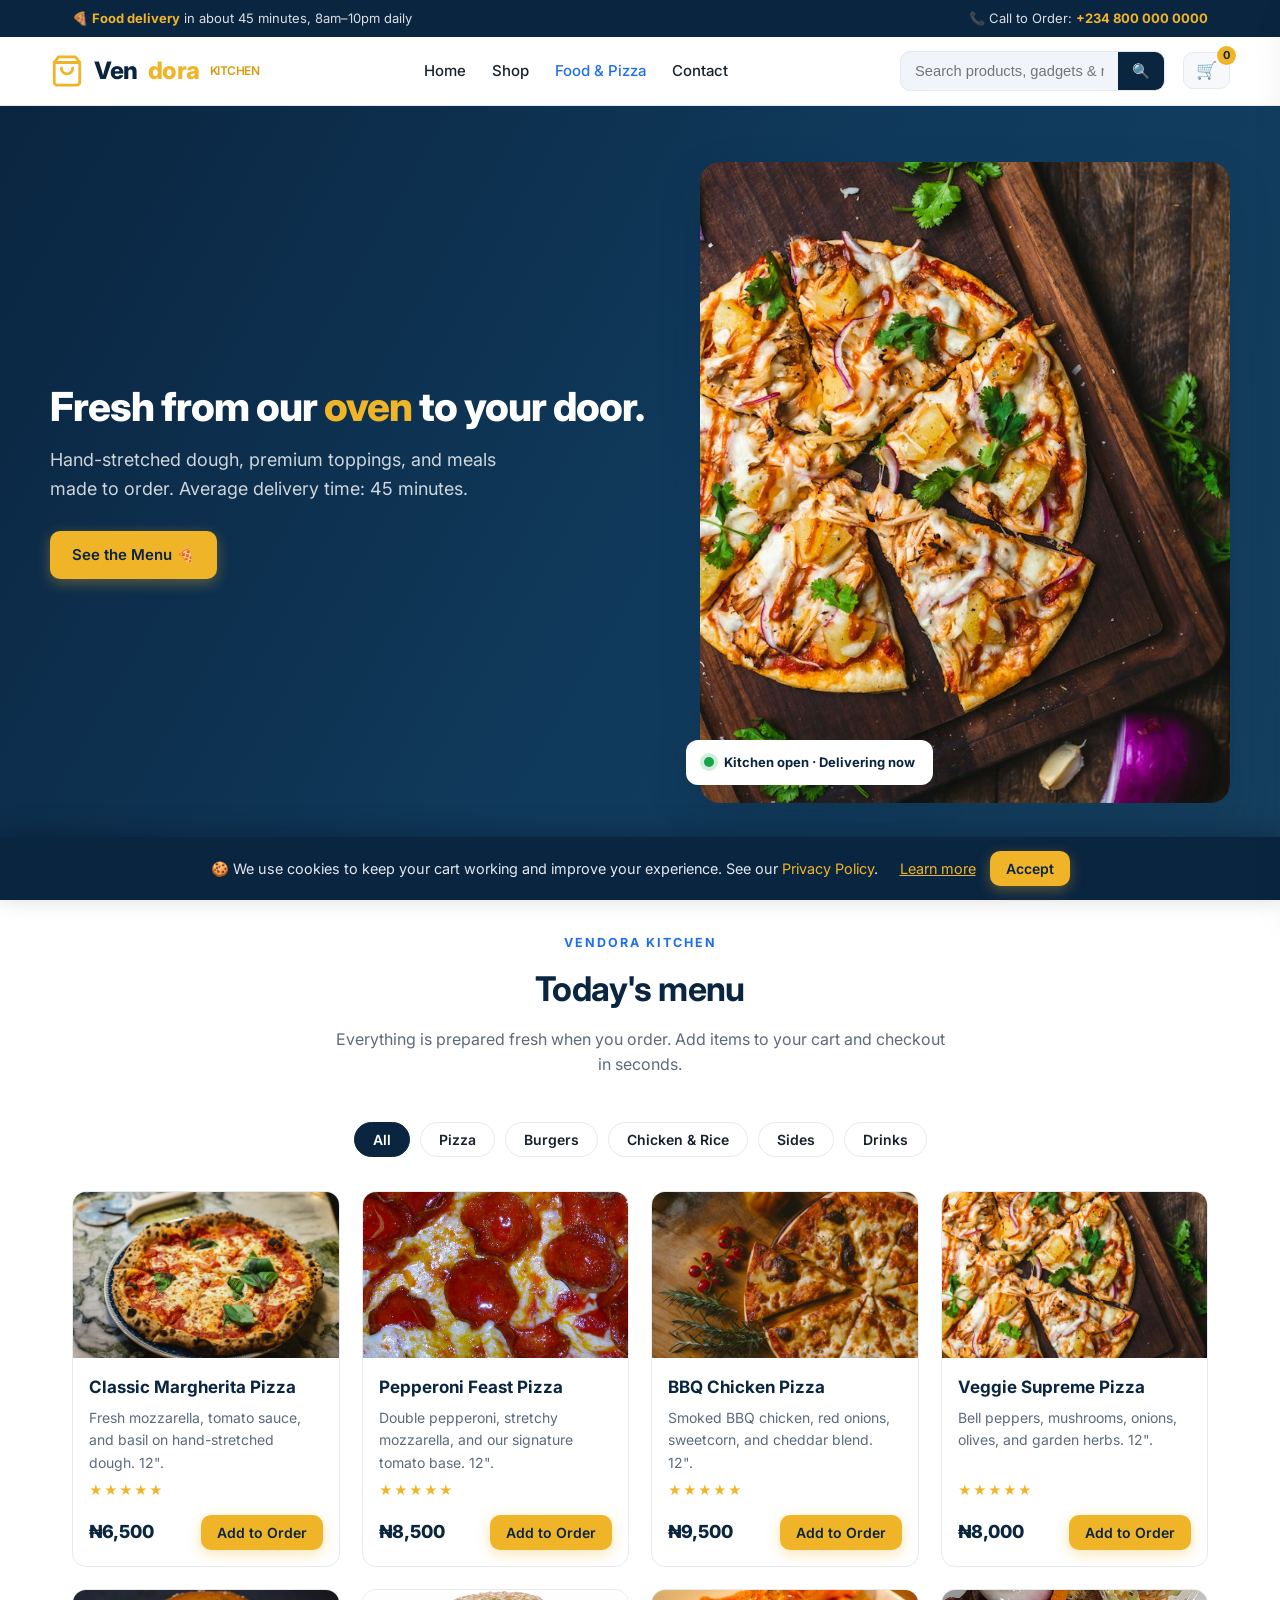
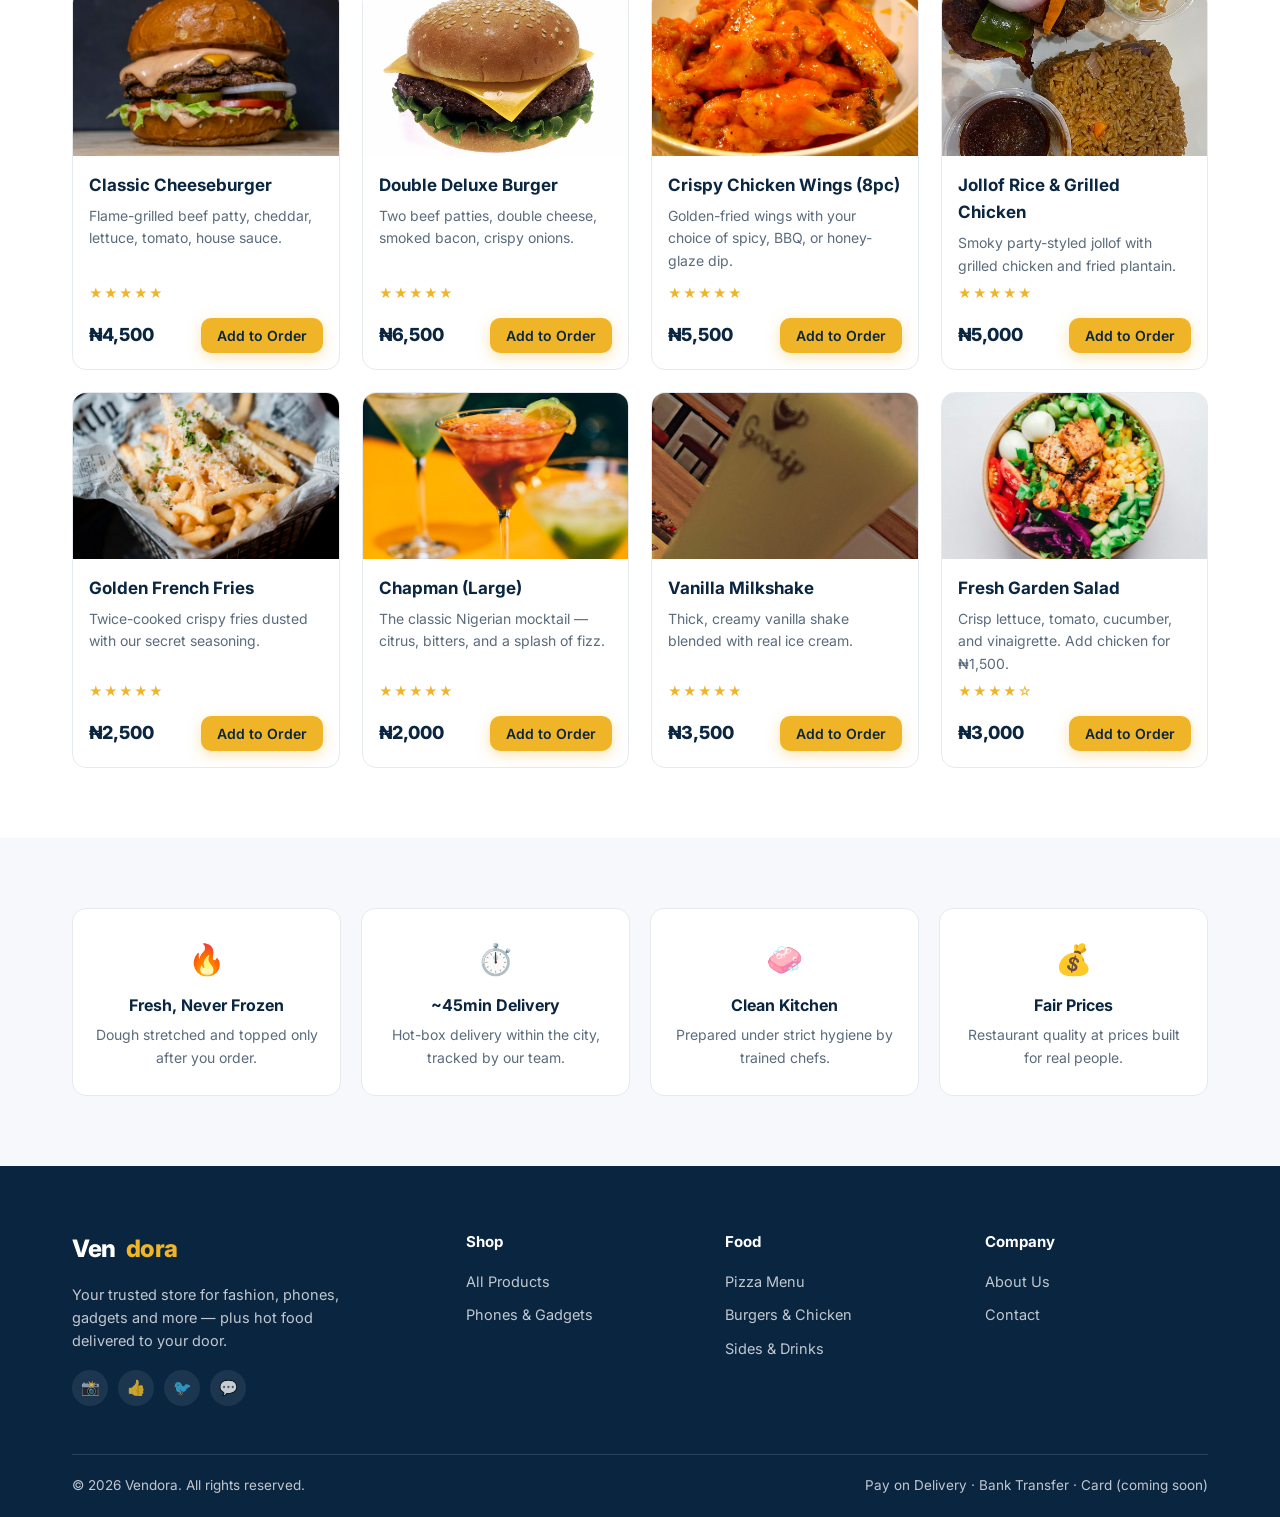
<file: food.html>
<!DOCTYPE html>
<html lang="en">
<head>
  <meta charset="UTF-8">
  <meta name="viewport" content="width=device-width, initial-scale=1.0">
  <title>Food & Pizza Delivery — Vendora</title>
  <meta name="description" content="Hot pizza, burgers, wings, jollof rice and shakes delivered in about 45 minutes. Order fresh food from Vendora.">
  <link rel="icon" href="data:image/svg+xml,%3Csvg xmlns='http://www.w3.org/2000/svg' viewBox='0 0 24 24' fill='none' stroke='%23f0b429' stroke-width='2'%3E%3Cpath d='M6 2 3 6v14a2 2 0 0 0 2 2h14a2 2 0 0 0 2-2V6l-3-4z'/%3E%3Cline x1='3' y1='6' x2='21' y2='6'/%3E%3Cpath d='M16 10a4 4 0 0 1-8 0'/%3E%3C/svg%3E">
  <link rel="preconnect" href="https://fonts.googleapis.com">
  <link rel="preconnect" href="https://fonts.gstatic.com" crossorigin>
  <link href="https://fonts.googleapis.com/css2?family=Inter:wght@400;500;600;700;800&display=swap" rel="stylesheet">
  <link rel="stylesheet" href="css/style.css?v=1.2.1">
</head>
<body>

<div class="topstrip">
  <div class="container">
    <span>🍕 <strong>Food delivery</strong> in about 45 minutes, 8am–10pm daily</span>
    <span>📞 Call to Order: <strong id="topPhone">+234 800 000 0000</strong></span>
  </div>
</div>

<header class="site">
  <div class="container nav">
    <a class="brand" href="index.html">
      <svg viewBox="0 0 24 24" fill="none" stroke="#f0b429" stroke-width="2" stroke-linecap="round" stroke-linejoin="round"><path d="M6 2 3 6v14a2 2 0 0 0 2 2h14a2 2 0 0 0 2-2V6l-3-4z"/><line x1="3" y1="6" x2="21" y2="6"/><path d="M16 10a4 4 0 0 1-8 0"/></svg>
      Ven<span>dora</span> <small style="font-size:12px;font-weight:600;color:var(--gold-dark)">KITCHEN</small>
    </a>
    <nav class="nav-links" id="navLinks">
      <a href="index.html">Home</a>
      <a href="shop.html">Shop</a>
      <a href="food.html" class="active">Food & Pizza</a>
      <a href="contact.html">Contact</a>
    </nav>
    <div class="nav-actions">
      <form class="nav-search" onsubmit="navSearch(event)" role="search">
        <input type="text" placeholder="Search products, gadgets & more..." aria-label="Search Vendora">
        <button type="submit" aria-label="Search">🔍</button>
      </form>

      <button class="icon-btn" onclick="openCart()" aria-label="Open cart">🛒<span class="cart-count">0</span></button>
      <button class="icon-btn menu-toggle" onclick="toggleMenu()" aria-label="Menu">☰</button>
    </div>
  </div>
</header>

<section class="hero">
  <div class="container hero-inner" style="padding:56px 0">
    <div>
      <h1 style="font-size:40px">Fresh from our <em>oven</em> to your door.</h1>
      <p class="lead">Hand-stretched dough, premium toppings, and meals made to order. Average delivery time: 45 minutes.</p>
      <div class="hero-cta">
        <a class="btn btn-gold" href="#menu">See the Menu 🍕</a>
      </div>
    </div>
    <div class="hero-art">
      <img src="assets/img/hero-food.jpg" alt="Freshly baked pizza">
      <div class="hero-badge"><span class="dot"></span> Kitchen open · Delivering now</div>
    </div>
  </div>
</section>

<section class="section" id="menu">
  <div class="container">
    <div class="section-head">
      <span class="kicker">Vendora Kitchen</span>
      <h2>Today's menu</h2>
      <p>Everything is prepared fresh when you order. Add items to your cart and checkout in seconds.</p>
    </div>
    <div class="chips">
      <button class="chip active" onclick="setFoodCat('All', this)">All</button>
      <button class="chip" onclick="setFoodCat('Pizza', this)">Pizza</button>
      <button class="chip" onclick="setFoodCat('Burgers', this)">Burgers</button>
      <button class="chip" onclick="setFoodCat('Chicken', this)">Chicken & Rice</button>
      <button class="chip" onclick="setFoodCat('Sides', this)">Sides</button>
      <button class="chip" onclick="setFoodCat('Drinks', this)">Drinks</button>
    </div>
    <div class="food-grid" id="foodGrid"></div>
  </div>
</section>

<section class="section alt">
  <div class="container">
    <div class="benefits">
      <div class="benefit"><span class="ico">🔥</span><h3>Fresh, Never Frozen</h3><p>Dough stretched and topped only after you order.</p></div>
      <div class="benefit"><span class="ico">⏱️</span><h3>~45min Delivery</h3><p>Hot-box delivery within the city, tracked by our team.</p></div>
      <div class="benefit"><span class="ico">🧼</span><h3>Clean Kitchen</h3><p>Prepared under strict hygiene by trained chefs.</p></div>
      <div class="benefit"><span class="ico">💰</span><h3>Fair Prices</h3><p>Restaurant quality at prices built for real people.</p></div>
    </div>
  </div>
</section>

<footer class="site">
  <div class="container">
    <div class="footer-grid">
      <div>
        <a class="brand" href="index.html">Ven<span>dora</span></a>
        <p style="margin-top:14px;font-size:14.5px;max-width:300px">Your trusted store for fashion, phones, gadgets and more — plus hot food delivered to your door.</p>
        <div class="socials">
          <a href="#" aria-label="Instagram">📸</a>
          <a href="#" aria-label="Facebook">👍</a>
          <a href="#" aria-label="Twitter">🐦</a>
          <a href="#" aria-label="WhatsApp">💬</a>
        </div>
      </div>
      <div>
        <h4>Shop</h4>
        <ul>
          <li><a href="shop.html">All Products</a></li>
          <li><a href="shop.html">Phones & Gadgets</a></li>
        </ul>
      </div>
      <div>
        <h4>Food</h4>
        <ul>
          <li><a href="food.html">Pizza Menu</a></li>
          <li><a href="food.html">Burgers & Chicken</a></li>
          <li><a href="food.html">Sides & Drinks</a></li>
        </ul>
      </div>
      <div>
        <h4>Company</h4>
        <ul>
          <li><a href="contact.html">About Us</a></li>
          <li><a href="contact.html">Contact</a></li>
        </ul>
      </div>
    </div>
    <div class="footer-bottom">
      <span>© <span id="year"></span> Vendora. All rights reserved.</span>
      <span>Pay on Delivery · Bank Transfer · Card (coming soon)</span>
    </div>
  </div>
</footer>

<div class="overlay" id="cartOverlay" onclick="closeCart()"></div>
<aside class="drawer" id="cartDrawer" aria-label="Your order">
  <div class="drawer-head">
    <h3>🛒 Your Order</h3>
    <button class="drawer-close" onclick="closeCart()" aria-label="Close">×</button>
  </div>
  <div class="drawer-items" id="drawerItems"></div>
  <div class="drawer-foot">
    <div class="subtotal-row"><span>Subtotal</span><b id="drawerSubtotal">₦0</b></div>
    <div class="foot-note" id="deliveryNote"></div>
    <a class="btn btn-gold btn-block" id="drawerCheckout" href="checkout.html">Checkout →</a>
  </div>
</aside>


<!-- Cookie notice -->
<div class="cookie-banner" id="cookieBanner" hidden>
  <p>🍪 We use cookies to keep your cart working and improve your experience. See our <a href="privacy.html">Privacy Policy</a>.</p>
  <div class="cookie-actions">
    <a class="cookie-learn" href="privacy.html">Learn more</a>
    <button class="btn btn-gold btn-sm" onclick="acceptCookies()">Accept</button>
  </div>
</div>
<script src="js/config.js?v=1.2.1"></script></script>
<script src="js/data.js?v=1.2.1"></script>
<script src="js/app.js?v=1.2.1"></script>
<script>
  document.getElementById("year").textContent = new Date().getFullYear();
  document.getElementById("topPhone").textContent = STORE.phoneDisplay;
  renderFood();
  updateCartUI();
</script>
</body>
</html>
</file>
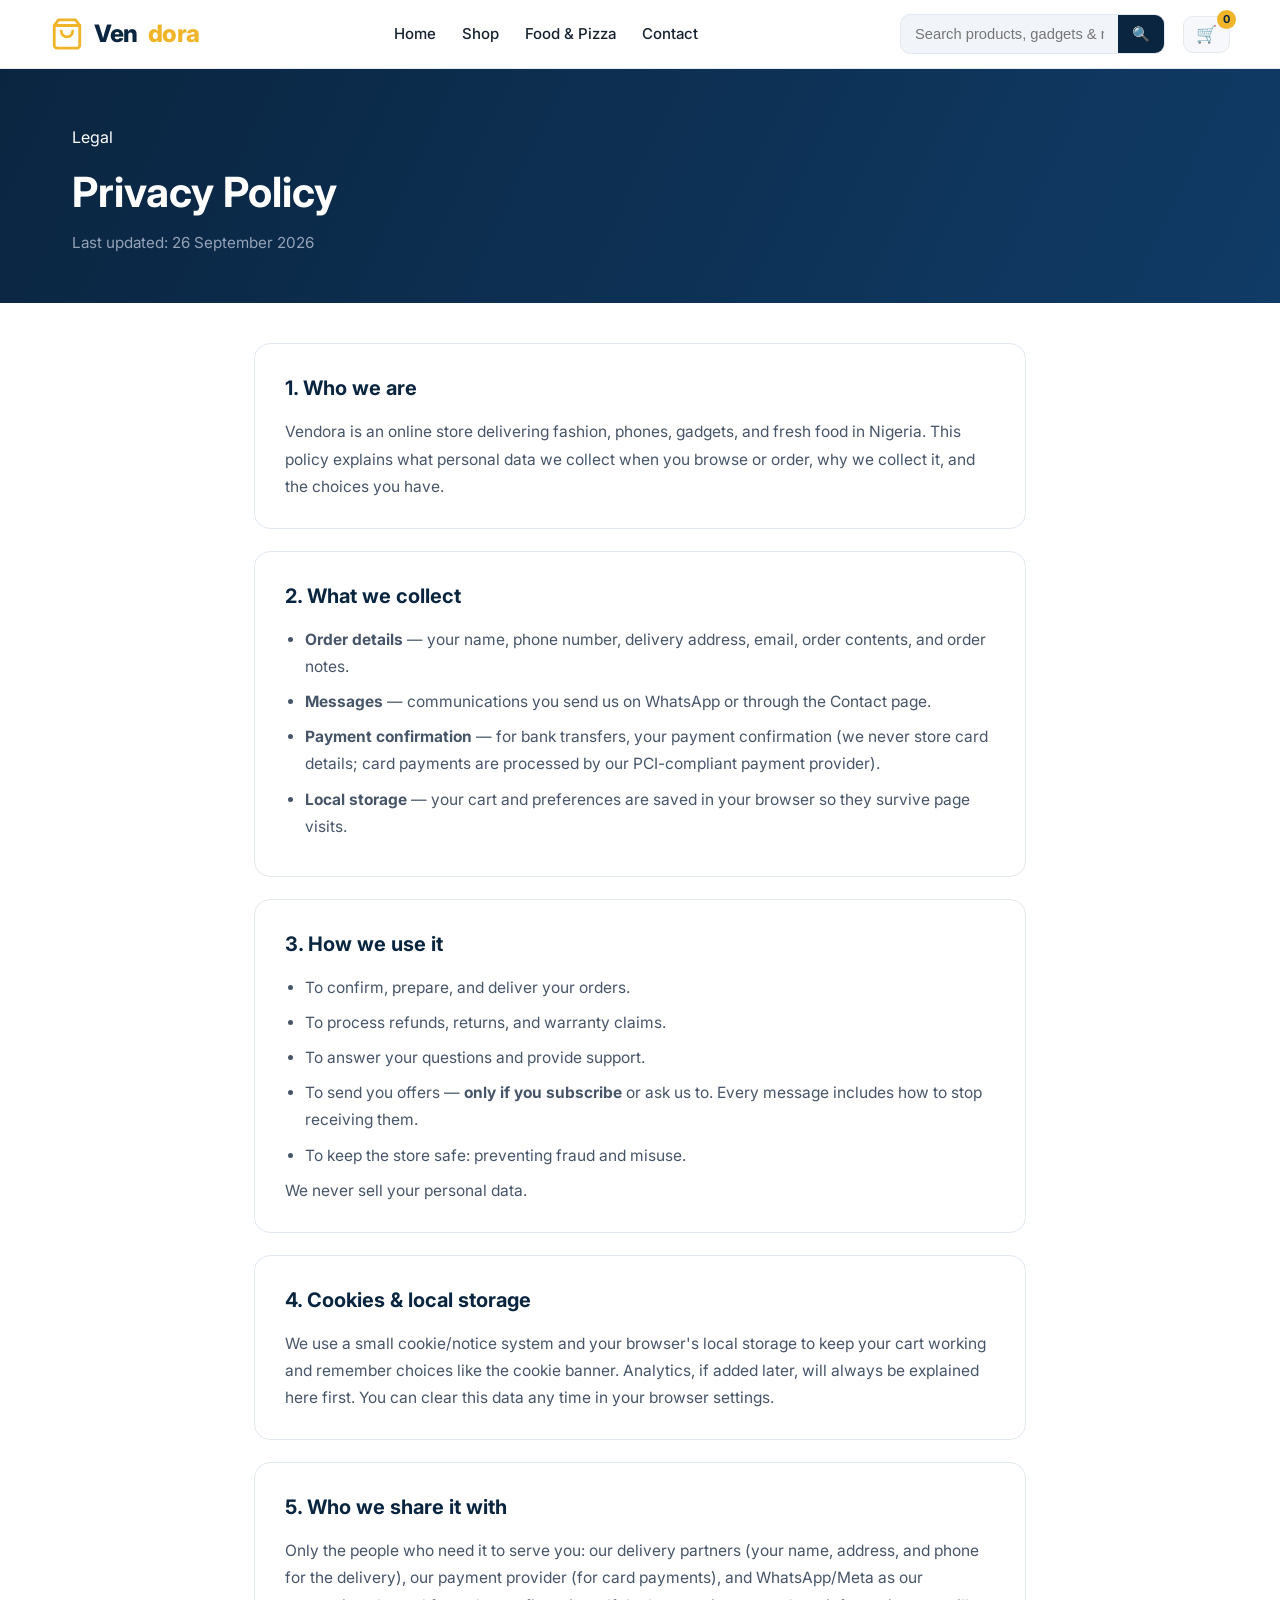
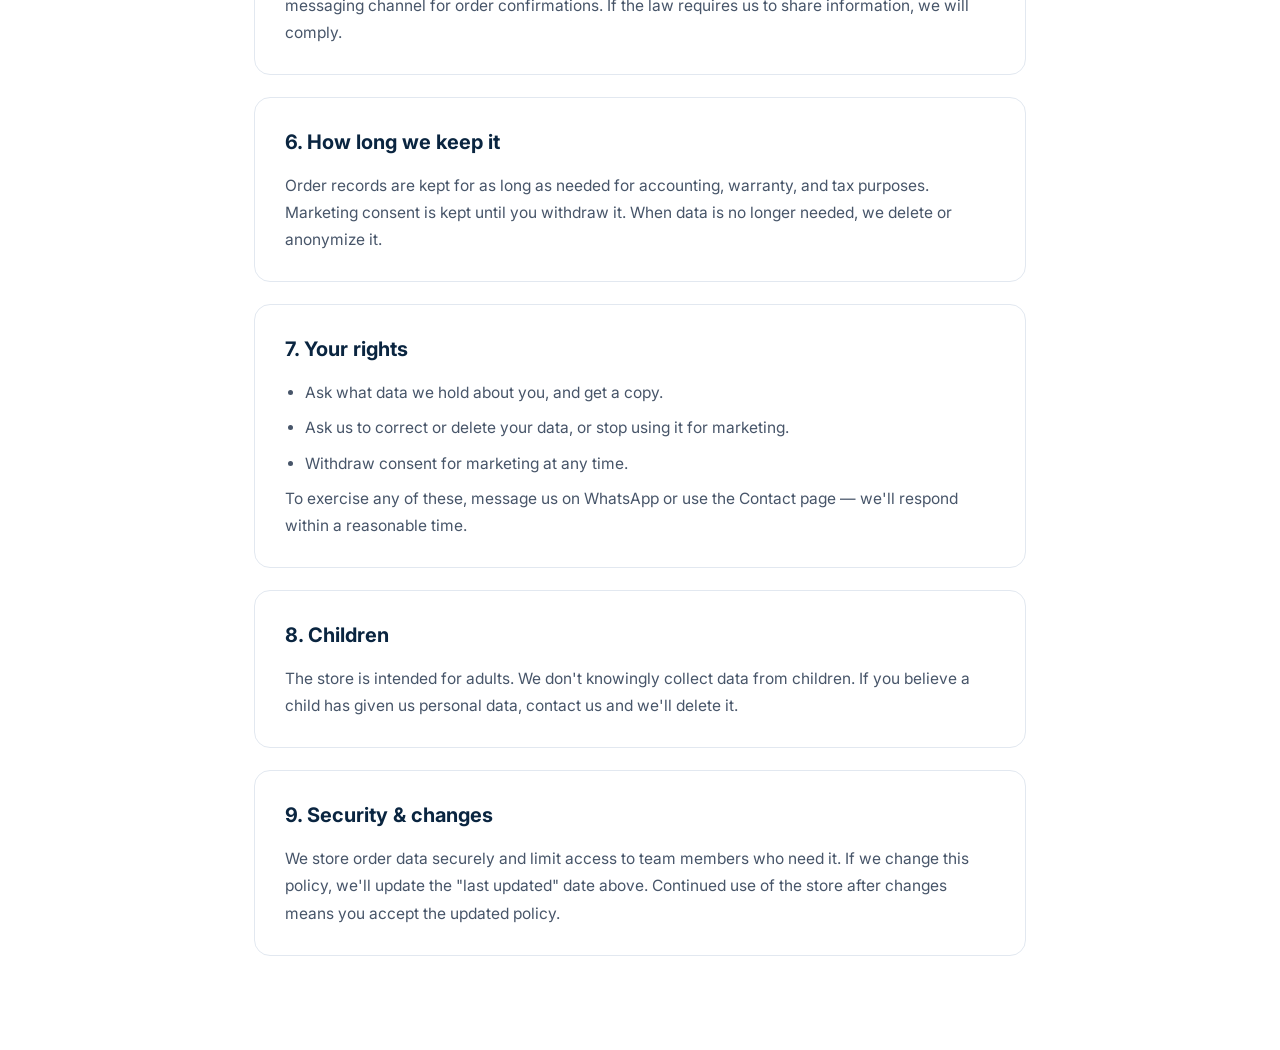
<file: privacy.html>
<!DOCTYPE html>
<html lang="en">
<head>
  <meta charset="UTF-8">
  <meta name="viewport" content="width=device-width, initial-scale=1.0">
  <title>Privacy Policy — Vendora</title>
  <meta name="description" content="How Vendora collects, uses, and protects your personal data.">
  <link rel="preconnect" href="https://fonts.googleapis.com">
  <link href="https://fonts.googleapis.com/css2?family=Inter:wght@400;500;600;700;800&display=swap" rel="stylesheet">
  <link rel="stylesheet" href="css/style.css?v=1.2.1">
  <link rel="icon" href="data:image/svg+xml,<svg xmlns='http://www.w3.org/2000/svg' viewBox='0 0 100 100'><text y='.9em' font-size='90'>🛍️</text></svg>">
</head>
<body>
<header class="site">
  <div class="container nav">
    <a class="brand" href="index.html">
      <svg viewBox="0 0 24 24" fill="none" stroke="#f0b429" stroke-width="2" stroke-linecap="round" stroke-linejoin="round"><path d="M6 2 3 6v14a2 2 0 0 0 2 2h14a2 2 0 0 0 2-2V6l-3-4z"/><line x1="3" y1="6" x2="21" y2="6"/><path d="M16 10a4 4 0 0 1-8 0"/></svg>
      Ven<span>dora</span>
    </a>
    <nav class="nav-links" id="navLinks">
      <a href="index.html">Home</a>
      <a href="shop.html" >Shop</a>
      <a href="food.html">Food & Pizza</a>
      <a href="contact.html">Contact</a>
    </nav>
    <div class="nav-actions">
      <form class="nav-search" onsubmit="navSearch(event)" role="search">
        <input type="text" placeholder="Search products, gadgets & more..." aria-label="Search Vendora">
        <button type="submit" aria-label="Search">🔍</button>
      </form>

      <button class="icon-btn" onclick="openCart()" aria-label="Open cart">🛒<span class="cart-count">0</span></button>
      <button class="icon-btn menu-toggle" onclick="toggleMenu()" aria-label="Menu">☰</button>
    </div>
  </div>
</header>

<section class="policy-hero">
  <div class="container">
    <span class="kicker">Legal</span>
    <h1>Privacy Policy</h1>
    <p>Last updated: 26 September 2026</p>
  </div>
</section>

<main class="policy container">


  <div class="policy-card">
    <h2>1. Who we are</h2>
    <p>Vendora is an online store delivering fashion, phones, gadgets, and fresh food in Nigeria. This policy explains what personal data we collect when you browse or order, why we collect it, and the choices you have.</p>
  </div>
  <div class="policy-card">
    <h2>2. What we collect</h2>
    <ul>
      <li><strong>Order details</strong> — your name, phone number, delivery address, email, order contents, and order notes.</li>
      <li><strong>Messages</strong> — communications you send us on WhatsApp or through the Contact page.</li>
      <li><strong>Payment confirmation</strong> — for bank transfers, your payment confirmation (we never store card details; card payments are processed by our PCI-compliant payment provider).</li>
      <li><strong>Local storage</strong> — your cart and preferences are saved in your browser so they survive page visits.</li>
    </ul>
  </div>
  <div class="policy-card">
    <h2>3. How we use it</h2>
    <ul>
      <li>To confirm, prepare, and deliver your orders.</li>
      <li>To process refunds, returns, and warranty claims.</li>
      <li>To answer your questions and provide support.</li>
      <li>To send you offers — <strong>only if you subscribe</strong> or ask us to. Every message includes how to stop receiving them.</li>
      <li>To keep the store safe: preventing fraud and misuse.</li>
    </ul>
    <p>We never sell your personal data.</p>
  </div>
  <div class="policy-card">
    <h2>4. Cookies & local storage</h2>
    <p>We use a small cookie/notice system and your browser's local storage to keep your cart working and remember choices like the cookie banner. Analytics, if added later, will always be explained here first. You can clear this data any time in your browser settings.</p>
  </div>
  <div class="policy-card">
    <h2>5. Who we share it with</h2>
    <p>Only the people who need it to serve you: our delivery partners (your name, address, and phone for the delivery), our payment provider (for card payments), and WhatsApp/Meta as our messaging channel for order confirmations. If the law requires us to share information, we will comply.</p>
  </div>
  <div class="policy-card">
    <h2>6. How long we keep it</h2>
    <p>Order records are kept for as long as needed for accounting, warranty, and tax purposes. Marketing consent is kept until you withdraw it. When data is no longer needed, we delete or anonymize it.</p>
  </div>
  <div class="policy-card">
    <h2>7. Your rights</h2>
    <ul>
      <li>Ask what data we hold about you, and get a copy.</li>
      <li>Ask us to correct or delete your data, or stop using it for marketing.</li>
      <li>Withdraw consent for marketing at any time.</li>
    </ul>
    <p>To exercise any of these, message us on WhatsApp or use the Contact page — we'll respond within a reasonable time.</p>
  </div>
  <div class="policy-card">
    <h2>8. Children</h2>
    <p>The store is intended for adults. We don't knowingly collect data from children. If you believe a child has given us personal data, contact us and we'll delete it.</p>
  </div>
  <div class="policy-card">
    <h2>9. Security & changes</h2>
    <p>We store order data securely and limit access to team members who need it. If we change this policy, we'll update the "last updated" date above. Continued use of the store after changes means you accept the updated policy.</p>
  </div>


</main>


</body>
</html>
</file>
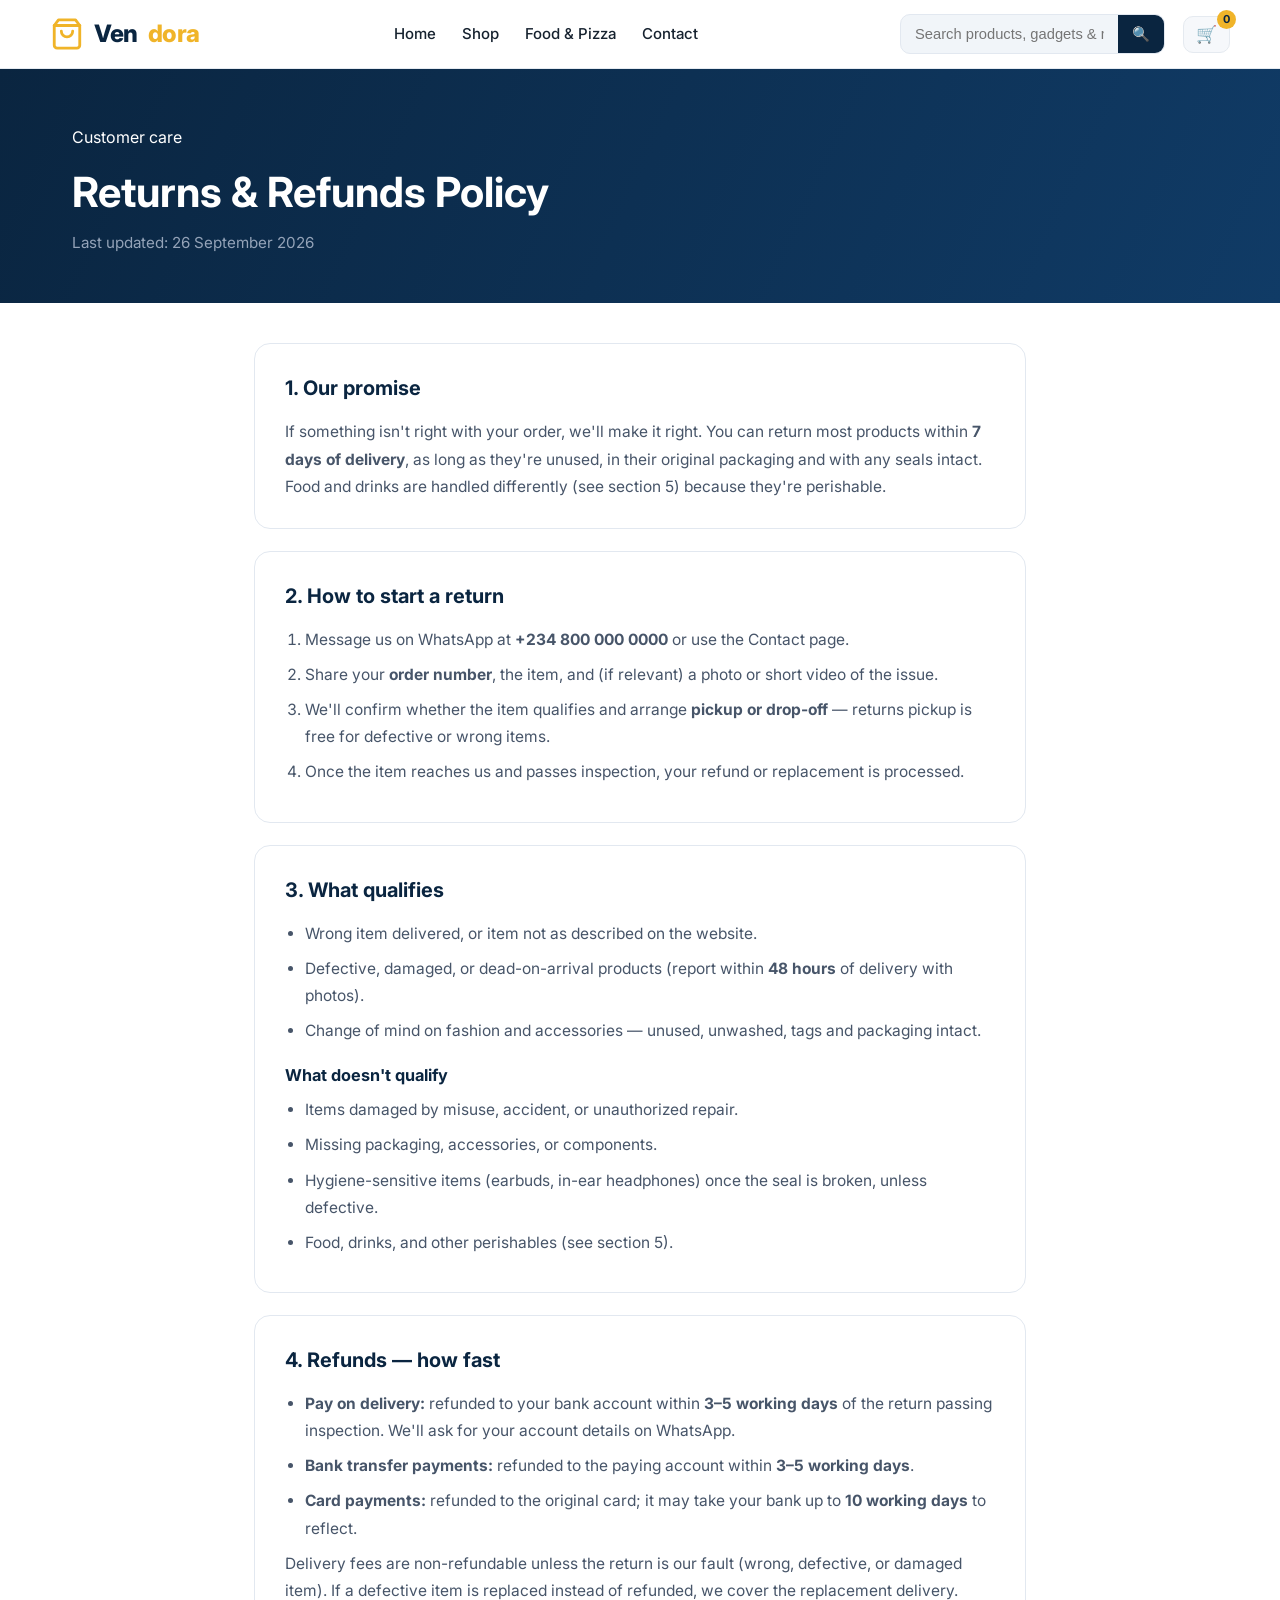
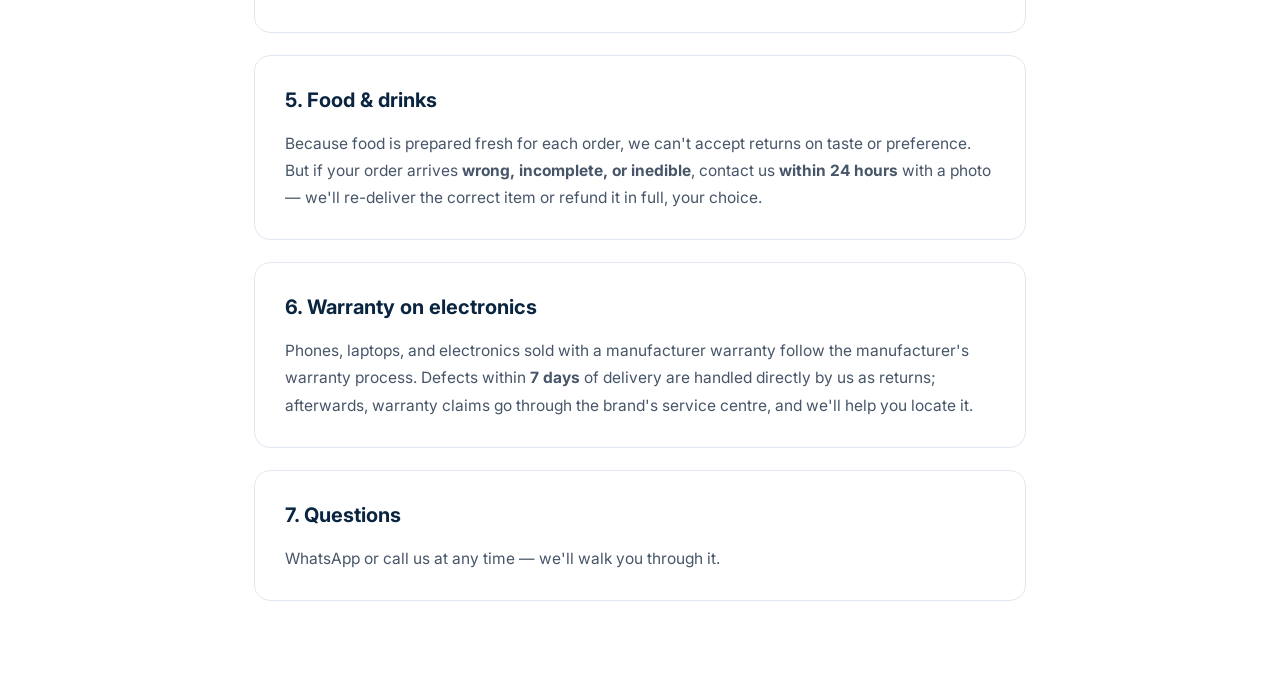
<file: returns.html>
<!DOCTYPE html>
<html lang="en">
<head>
  <meta charset="UTF-8">
  <meta name="viewport" content="width=device-width, initial-scale=1.0">
  <title>Returns & Refunds Policy — Vendora</title>
  <meta name="description" content="Vendora's returns and refunds policy — 7-day returns, refund timelines, food orders, and warranty.">
  <link rel="preconnect" href="https://fonts.googleapis.com">
  <link href="https://fonts.googleapis.com/css2?family=Inter:wght@400;500;600;700;800&display=swap" rel="stylesheet">
  <link rel="stylesheet" href="css/style.css?v=1.2.1">
  <link rel="icon" href="data:image/svg+xml,<svg xmlns='http://www.w3.org/2000/svg' viewBox='0 0 100 100'><text y='.9em' font-size='90'>🛍️</text></svg>">
</head>
<body>
<header class="site">
  <div class="container nav">
    <a class="brand" href="index.html">
      <svg viewBox="0 0 24 24" fill="none" stroke="#f0b429" stroke-width="2" stroke-linecap="round" stroke-linejoin="round"><path d="M6 2 3 6v14a2 2 0 0 0 2 2h14a2 2 0 0 0 2-2V6l-3-4z"/><line x1="3" y1="6" x2="21" y2="6"/><path d="M16 10a4 4 0 0 1-8 0"/></svg>
      Ven<span>dora</span>
    </a>
    <nav class="nav-links" id="navLinks">
      <a href="index.html">Home</a>
      <a href="shop.html" >Shop</a>
      <a href="food.html">Food & Pizza</a>
      <a href="contact.html">Contact</a>
    </nav>
    <div class="nav-actions">
      <form class="nav-search" onsubmit="navSearch(event)" role="search">
        <input type="text" placeholder="Search products, gadgets & more..." aria-label="Search Vendora">
        <button type="submit" aria-label="Search">🔍</button>
      </form>

      <button class="icon-btn" onclick="openCart()" aria-label="Open cart">🛒<span class="cart-count">0</span></button>
      <button class="icon-btn menu-toggle" onclick="toggleMenu()" aria-label="Menu">☰</button>
    </div>
  </div>
</header>

<section class="policy-hero">
  <div class="container">
    <span class="kicker">Customer care</span>
    <h1>Returns & Refunds Policy</h1>
    <p>Last updated: 26 September 2026</p>
  </div>
</section>

<main class="policy container">


  <div class="policy-card">
    <h2>1. Our promise</h2>
    <p>If something isn't right with your order, we'll make it right. You can return most products within <strong>7 days of delivery</strong>, as long as they're unused, in their original packaging and with any seals intact. Food and drinks are handled differently (see section 5) because they're perishable.</p>
  </div>
  <div class="policy-card">
    <h2>2. How to start a return</h2>
    <ol>
      <li>Message us on WhatsApp at <strong id="topPhone">+234 800 000 0000</strong> or use the Contact page.</li>
      <li>Share your <strong>order number</strong>, the item, and (if relevant) a photo or short video of the issue.</li>
      <li>We'll confirm whether the item qualifies and arrange <strong>pickup or drop-off</strong> — returns pickup is free for defective or wrong items.</li>
      <li>Once the item reaches us and passes inspection, your refund or replacement is processed.</li>
    </ol>
  </div>
  <div class="policy-card">
    <h2>3. What qualifies</h2>
    <ul>
      <li>Wrong item delivered, or item not as described on the website.</li>
      <li>Defective, damaged, or dead-on-arrival products (report within <strong>48 hours</strong> of delivery with photos).</li>
      <li>Change of mind on fashion and accessories — unused, unwashed, tags and packaging intact.</li>
    </ul>
    <h3>What doesn't qualify</h3>
    <ul>
      <li>Items damaged by misuse, accident, or unauthorized repair.</li>
      <li>Missing packaging, accessories, or components.</li>
      <li>Hygiene-sensitive items (earbuds, in-ear headphones) once the seal is broken, unless defective.</li>
      <li>Food, drinks, and other perishables (see section 5).</li>
    </ul>
  </div>
  <div class="policy-card">
    <h2>4. Refunds — how fast</h2>
    <ul>
      <li><strong>Pay on delivery:</strong> refunded to your bank account within <strong>3–5 working days</strong> of the return passing inspection. We'll ask for your account details on WhatsApp.</li>
      <li><strong>Bank transfer payments:</strong> refunded to the paying account within <strong>3–5 working days</strong>.</li>
      <li><strong>Card payments:</strong> refunded to the original card; it may take your bank up to <strong>10 working days</strong> to reflect.</li>
    </ul>
    <p>Delivery fees are non-refundable unless the return is our fault (wrong, defective, or damaged item). If a defective item is replaced instead of refunded, we cover the replacement delivery.</p>
  </div>
  <div class="policy-card">
    <h2>5. Food & drinks</h2>
    <p>Because food is prepared fresh for each order, we can't accept returns on taste or preference. But if your order arrives <strong>wrong, incomplete, or inedible</strong>, contact us <strong>within 24 hours</strong> with a photo — we'll re-deliver the correct item or refund it in full, your choice.</p>
  </div>
  <div class="policy-card">
    <h2>6. Warranty on electronics</h2>
    <p>Phones, laptops, and electronics sold with a manufacturer warranty follow the manufacturer's warranty process. Defects within <strong>7 days</strong> of delivery are handled directly by us as returns; afterwards, warranty claims go through the brand's service centre, and we'll help you locate it.</p>
  </div>
  <div class="policy-card">
    <h2>7. Questions</h2>
    <p>WhatsApp or call us at any time — we'll walk you through it.</p>
  </div>


</main>


</body>
</html>
</file>
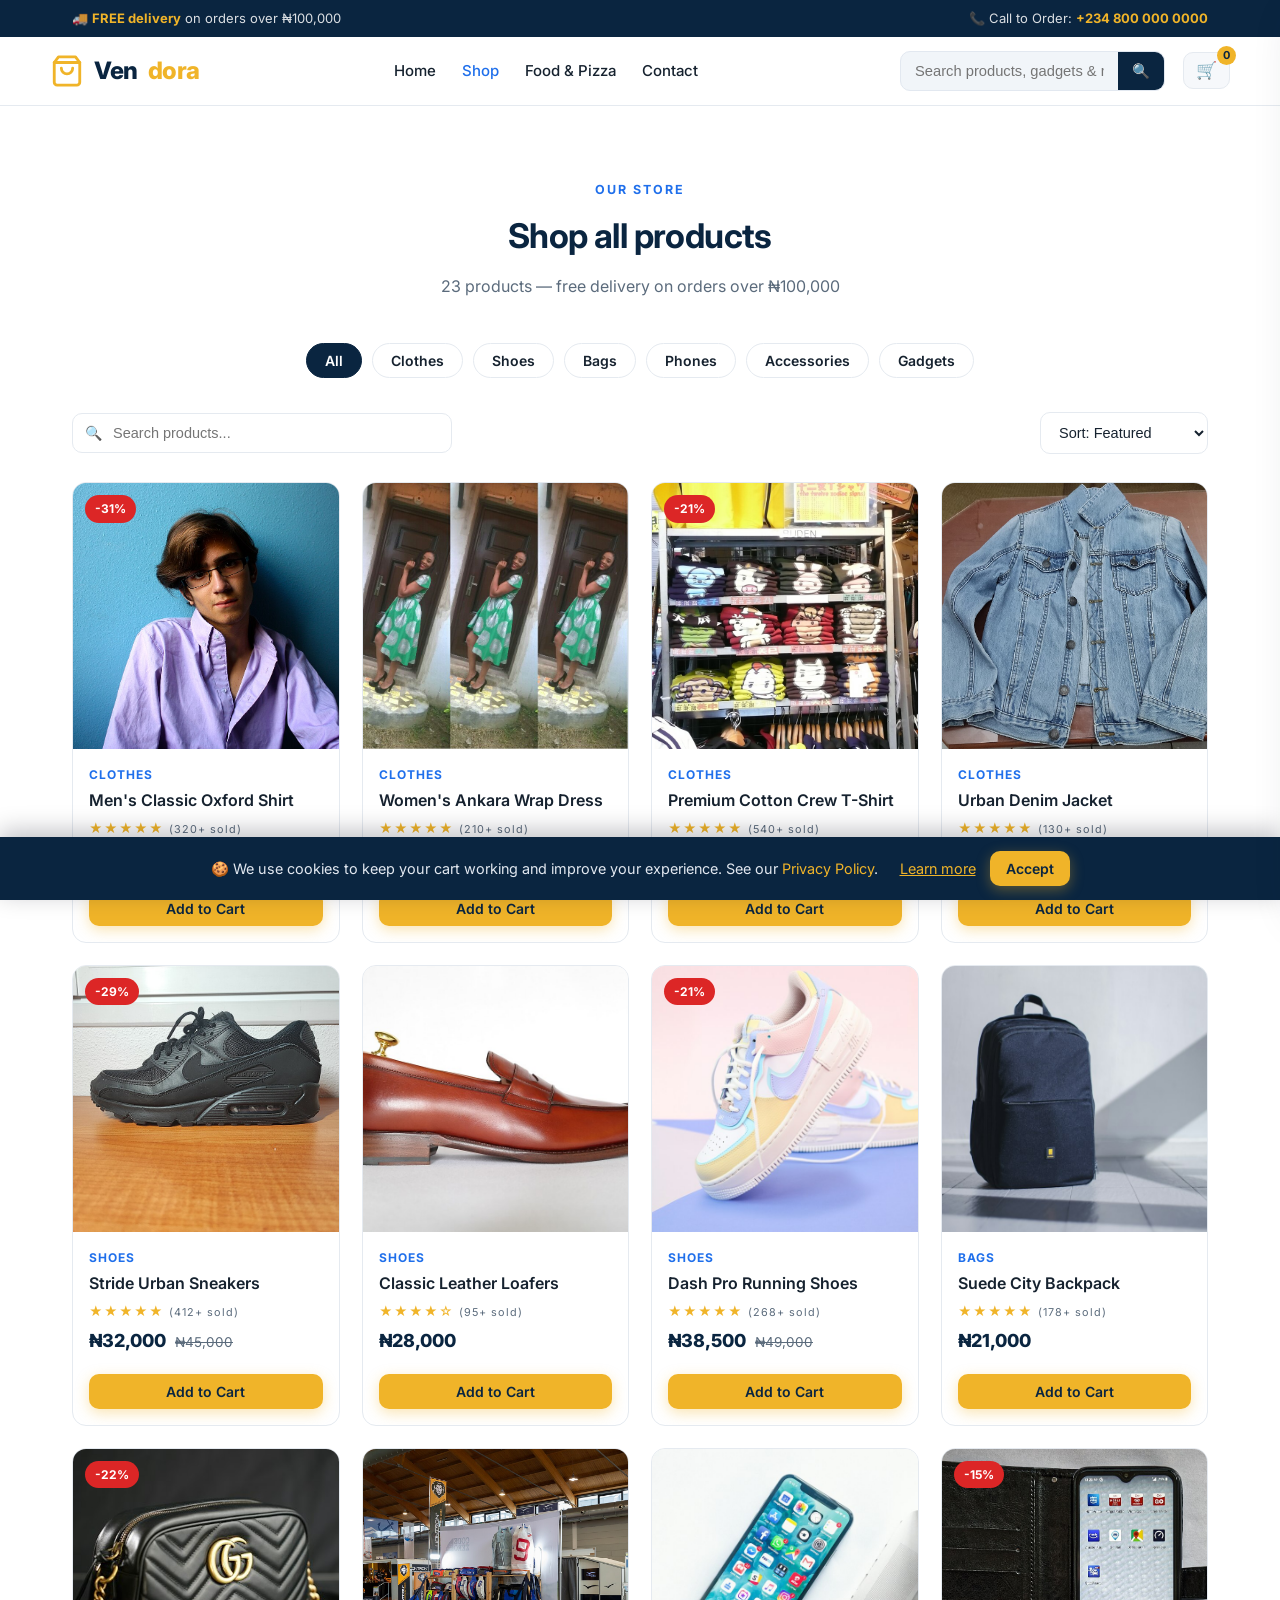
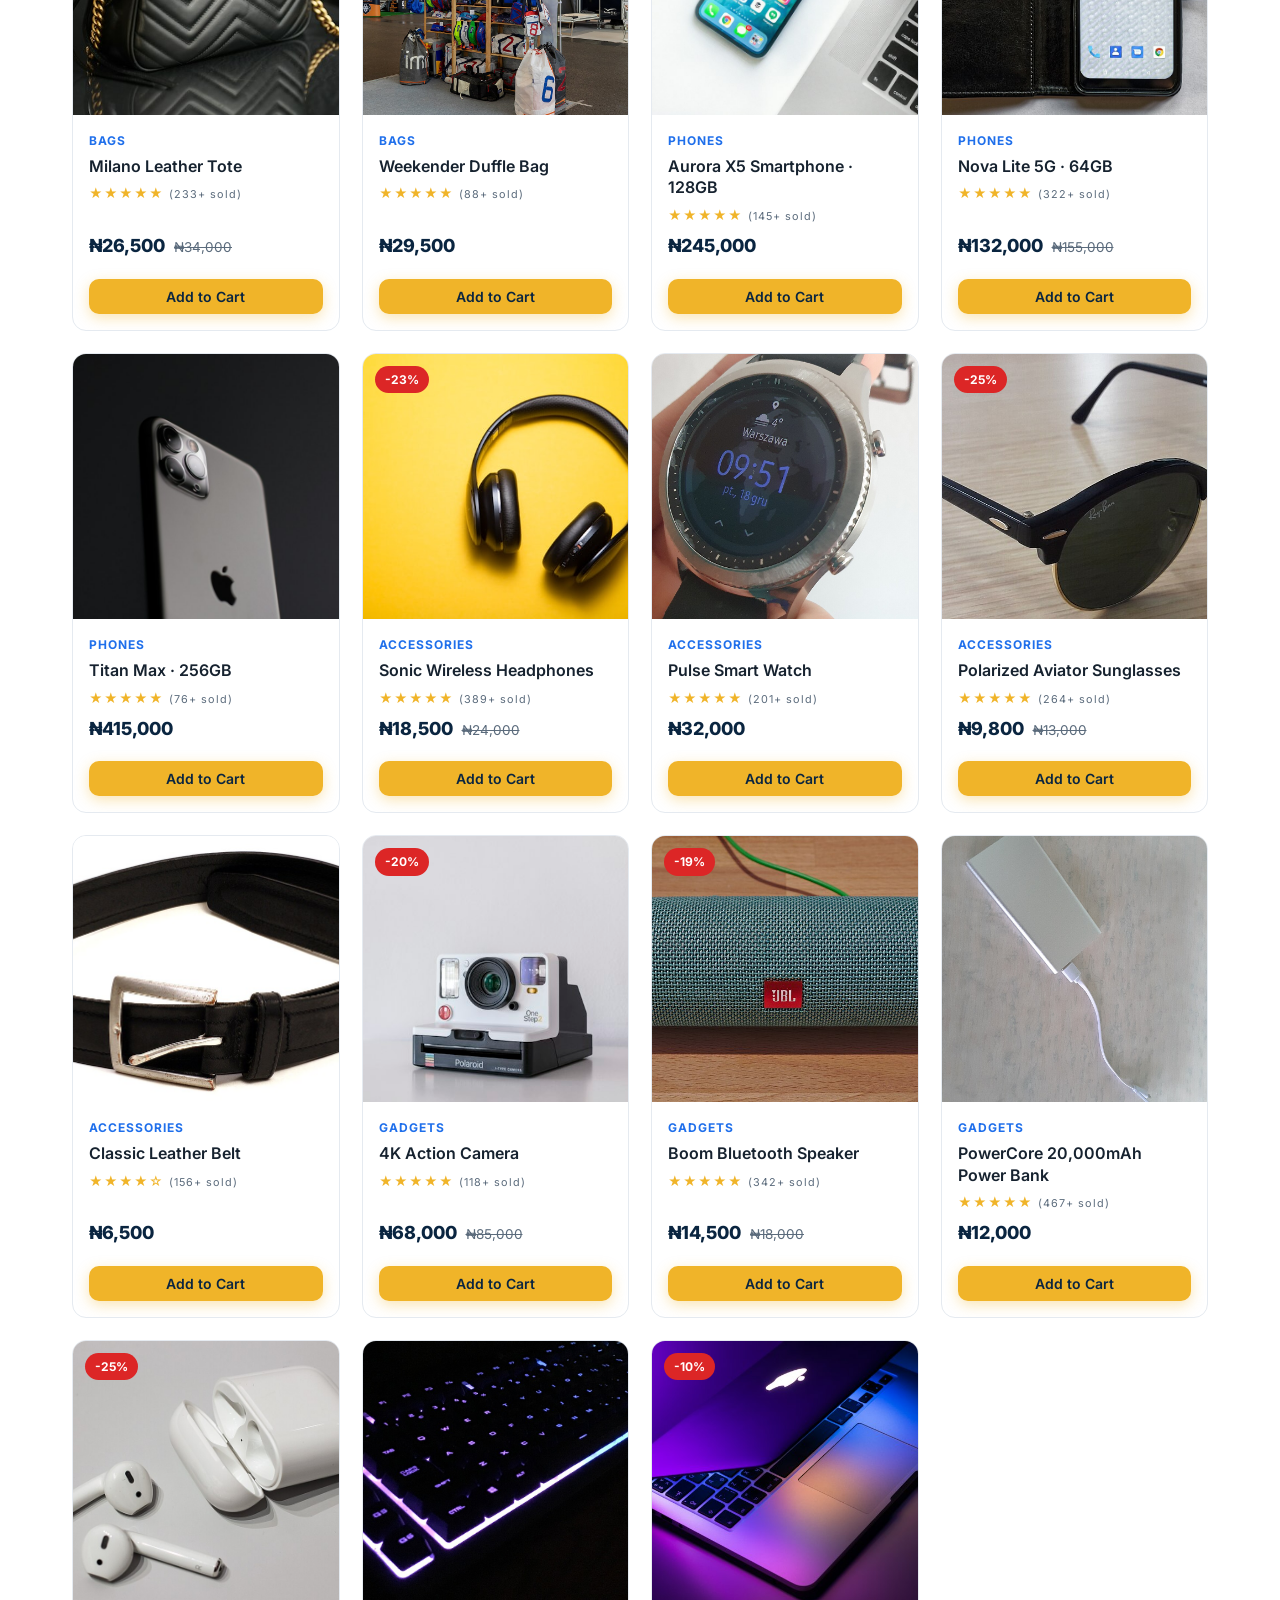
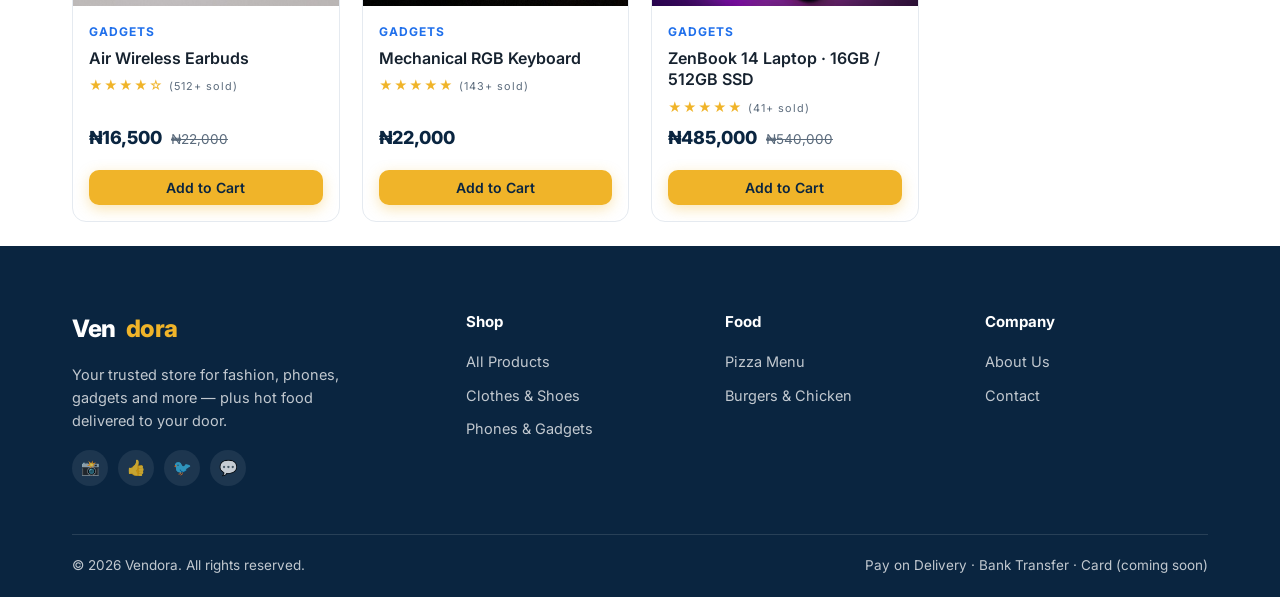
<file: shop.html>
<!DOCTYPE html>
<html lang="en">
<head>
  <meta charset="UTF-8">
  <meta name="viewport" content="width=device-width, initial-scale=1.0">
  <title>Shop — Vendora</title>
  <meta name="description" content="Browse clothes, shoes, bags, phones, accessories and gadgets at Vendora. Quality products with fast delivery across Nigeria.">
  <link rel="icon" href="data:image/svg+xml,%3Csvg xmlns='http://www.w3.org/2000/svg' viewBox='0 0 24 24' fill='none' stroke='%23f0b429' stroke-width='2'%3E%3Cpath d='M6 2 3 6v14a2 2 0 0 0 2 2h14a2 2 0 0 0 2-2V6l-3-4z'/%3E%3Cline x1='3' y1='6' x2='21' y2='6'/%3E%3Cpath d='M16 10a4 4 0 0 1-8 0'/%3E%3C/svg%3E">
  <link rel="preconnect" href="https://fonts.googleapis.com">
  <link rel="preconnect" href="https://fonts.gstatic.com" crossorigin>
  <link href="https://fonts.googleapis.com/css2?family=Inter:wght@400;500;600;700;800&display=swap" rel="stylesheet">
  <link rel="stylesheet" href="css/style.css?v=1.2.1">
</head>
<body>

<div class="topstrip">
  <div class="container">
    <span>🚚 <strong>FREE delivery</strong> on orders over ₦100,000</span>
    <span>📞 Call to Order: <strong id="topPhone">+234 800 000 0000</strong></span>
  </div>
</div>

<header class="site">
  <div class="container nav">
    <a class="brand" href="index.html">
      <svg viewBox="0 0 24 24" fill="none" stroke="#f0b429" stroke-width="2" stroke-linecap="round" stroke-linejoin="round"><path d="M6 2 3 6v14a2 2 0 0 0 2 2h14a2 2 0 0 0 2-2V6l-3-4z"/><line x1="3" y1="6" x2="21" y2="6"/><path d="M16 10a4 4 0 0 1-8 0"/></svg>
      Ven<span>dora</span>
    </a>
    <nav class="nav-links" id="navLinks">
      <a href="index.html">Home</a>
      <a href="shop.html" class="active">Shop</a>
      <a href="food.html">Food & Pizza</a>
      <a href="contact.html">Contact</a>
    </nav>
    <div class="nav-actions">
      <form class="nav-search" onsubmit="navSearch(event)" role="search">
        <input type="text" placeholder="Search products, gadgets & more..." aria-label="Search Vendora">
        <button type="submit" aria-label="Search">🔍</button>
      </form>

      <button class="icon-btn" onclick="openCart()" aria-label="Open cart">🛒<span class="cart-count">0</span></button>
      <button class="icon-btn menu-toggle" onclick="toggleMenu()" aria-label="Menu">☰</button>
    </div>
  </div>
</header>

<section class="section" style="padding-bottom:24px">
  <div class="container">
    <div class="section-head">
      <span class="kicker">Our Store</span>
      <h2>Shop all products</h2>
      <p><span id="resultCount">0 products</span> — free delivery on orders over ₦100,000</p>
    </div>
    <div class="chips" id="catChips">
      <button class="chip active" onclick="setShopCat('all', this)">All</button>
      <button class="chip" onclick="setShopCat('clothes', this)">Clothes</button>
      <button class="chip" onclick="setShopCat('shoes', this)">Shoes</button>
      <button class="chip" onclick="setShopCat('bags', this)">Bags</button>
      <button class="chip" onclick="setShopCat('phones', this)">Phones</button>
      <button class="chip" onclick="setShopCat('accessories', this)">Accessories</button>
      <button class="chip" onclick="setShopCat('gadgets', this)">Gadgets</button>
    </div>
    <div class="toolbar">
      <div class="search-box">
        <input id="shopSearch" type="text" placeholder="Search products..." oninput="shopState.q=this.value.toLowerCase();renderShop()">
      </div>
      <select onchange="shopState.sort=this.value;renderShop()" aria-label="Sort products">
        <option value="featured">Sort: Featured</option>
        <option value="low">Price: Low to High</option>
        <option value="high">Price: High to Low</option>
        <option value="rating">Top Rated</option>
      </select>
    </div>
    <div class="grid" id="shopGrid"></div>
  </div>
</section>

<footer class="site">
  <div class="container">
    <div class="footer-grid">
      <div>
        <a class="brand" href="index.html">Ven<span>dora</span></a>
        <p style="margin-top:14px;font-size:14.5px;max-width:300px">Your trusted store for fashion, phones, gadgets and more — plus hot food delivered to your door.</p>
        <div class="socials">
          <a href="#" aria-label="Instagram">📸</a>
          <a href="#" aria-label="Facebook">👍</a>
          <a href="#" aria-label="Twitter">🐦</a>
          <a href="#" aria-label="WhatsApp">💬</a>
        </div>
      </div>
      <div>
        <h4>Shop</h4>
        <ul>
          <li><a href="shop.html">All Products</a></li>
          <li><a href="shop.html">Clothes & Shoes</a></li>
          <li><a href="shop.html">Phones & Gadgets</a></li>
        </ul>
      </div>
      <div>
        <h4>Food</h4>
        <ul>
          <li><a href="food.html">Pizza Menu</a></li>
          <li><a href="food.html">Burgers & Chicken</a></li>
        </ul>
      </div>
      <div>
        <h4>Company</h4>
        <ul>
          <li><a href="contact.html">About Us</a></li>
          <li><a href="contact.html">Contact</a></li>
        </ul>
      </div>
    </div>
    <div class="footer-bottom">
      <span>© <span id="year"></span> Vendora. All rights reserved.</span>
      <span>Pay on Delivery · Bank Transfer · Card (coming soon)</span>
    </div>
  </div>
</footer>

<div class="overlay" id="cartOverlay" onclick="closeCart()"></div>
<aside class="drawer" id="cartDrawer" aria-label="Shopping cart">
  <div class="drawer-head">
    <h3>🛒 Your Cart</h3>
    <button class="drawer-close" onclick="closeCart()" aria-label="Close cart">×</button>
  </div>
  <div class="drawer-items" id="drawerItems"></div>
  <div class="drawer-foot">
    <div class="subtotal-row"><span>Subtotal</span><b id="drawerSubtotal">₦0</b></div>
    <div class="foot-note" id="deliveryNote"></div>
    <a class="btn btn-gold btn-block" id="drawerCheckout" href="checkout.html">Checkout →</a>
  </div>
</aside>


<!-- Cookie notice -->
<div class="cookie-banner" id="cookieBanner" hidden>
  <p>🍪 We use cookies to keep your cart working and improve your experience. See our <a href="privacy.html">Privacy Policy</a>.</p>
  <div class="cookie-actions">
    <a class="cookie-learn" href="privacy.html">Learn more</a>
    <button class="btn btn-gold btn-sm" onclick="acceptCookies()">Accept</button>
  </div>
</div>
<script src="js/config.js?v=1.2.1"></script></script>
<script src="js/data.js?v=1.2.1"></script>
<script src="js/app.js?v=1.2.1"></script>
<script>
  document.getElementById("year").textContent = new Date().getFullYear();
  document.getElementById("topPhone").textContent = STORE.phoneDisplay;
  const params = new URLSearchParams(location.search);
  const q = params.get("q");
  if (q) {
    shopState.q = q.toLowerCase();
    document.getElementById("shopSearch").value = q;
  }
  renderShop();
  updateCartUI();
</script>
</body>
</html>
</file>
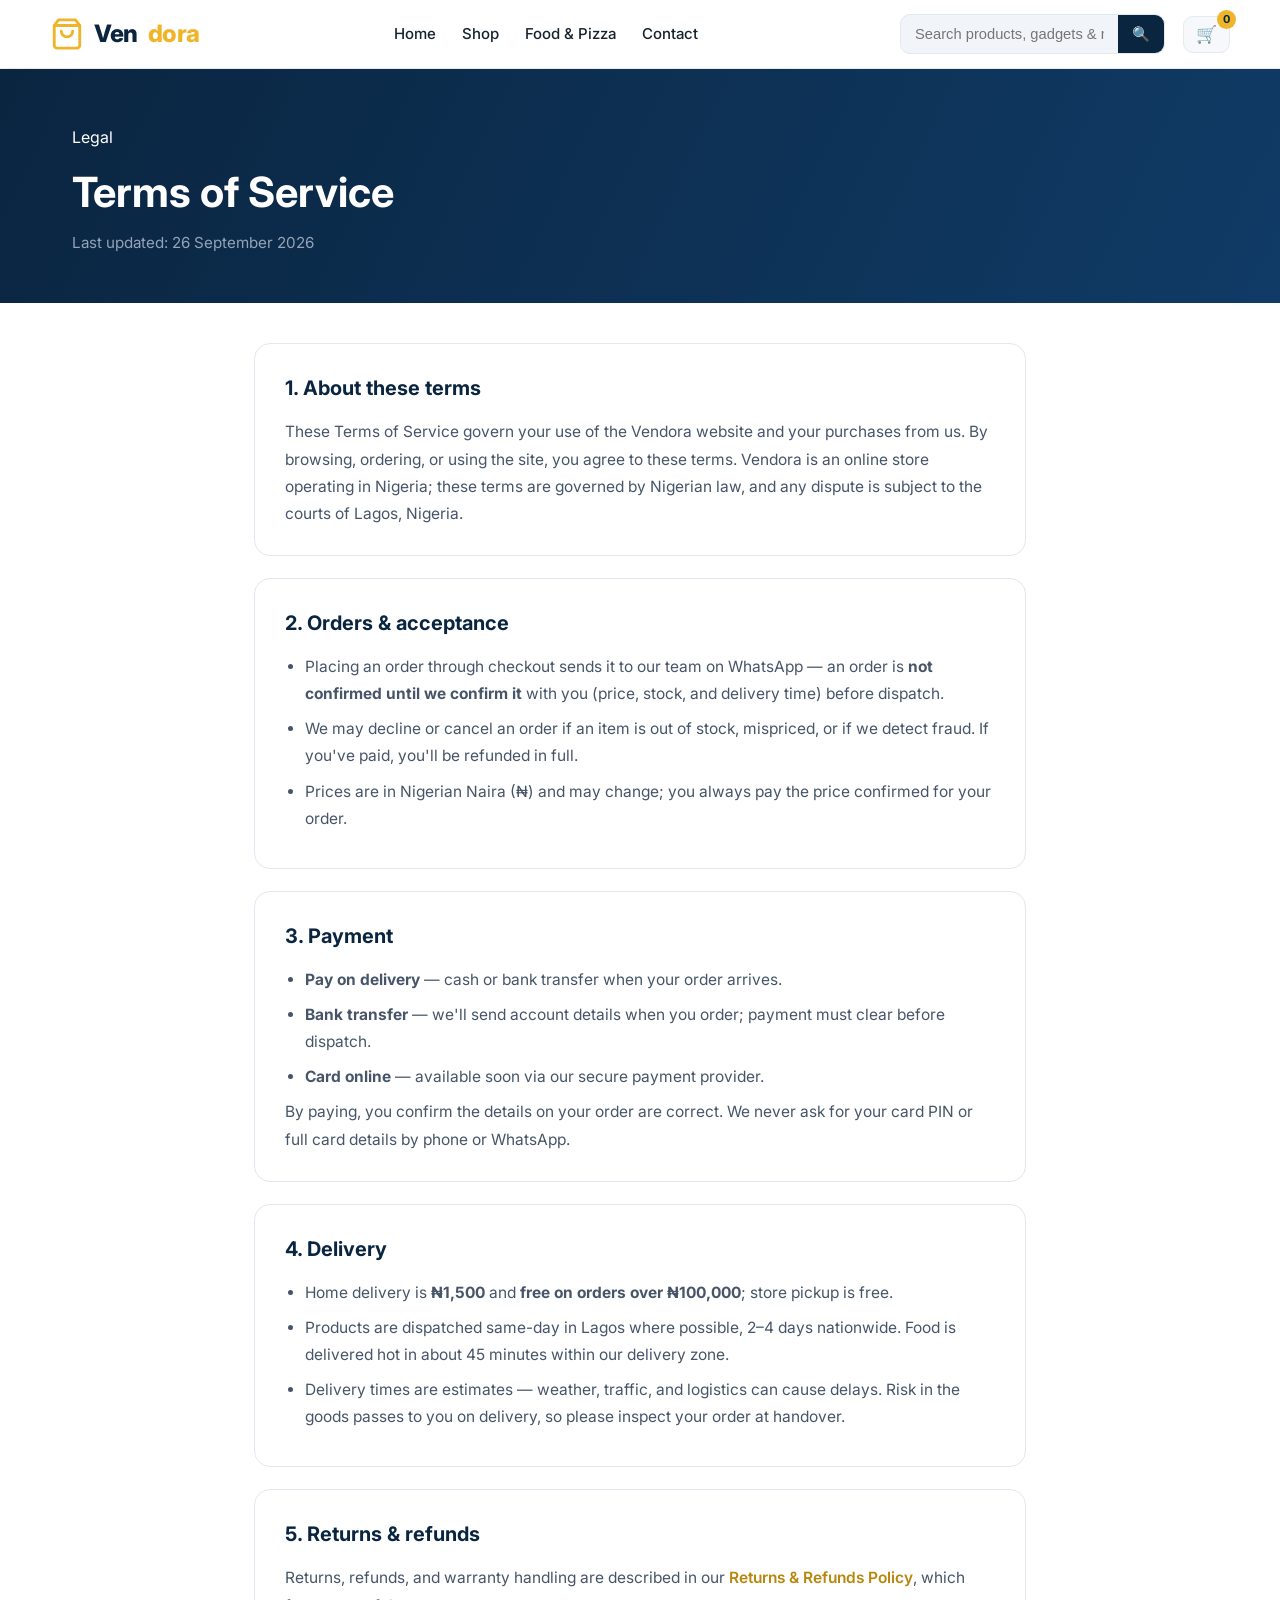
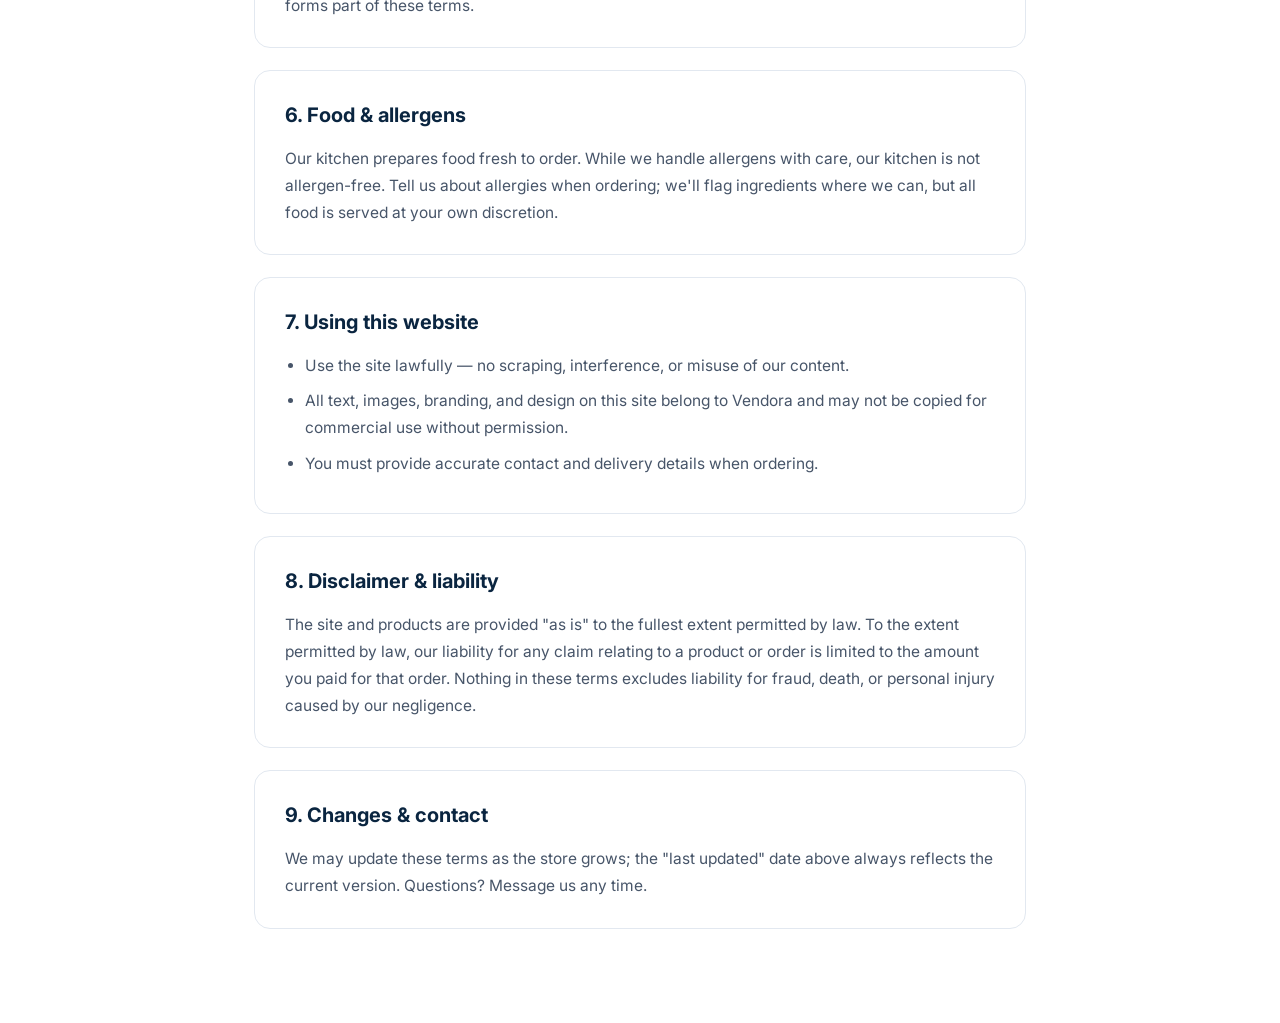
<file: terms.html>
<!DOCTYPE html>
<html lang="en">
<head>
  <meta charset="UTF-8">
  <meta name="viewport" content="width=device-width, initial-scale=1.0">
  <title>Terms of Service — Vendora</title>
  <meta name="description" content="The terms that govern shopping with Vendora — orders, payment, delivery, liability.">
  <link rel="preconnect" href="https://fonts.googleapis.com">
  <link href="https://fonts.googleapis.com/css2?family=Inter:wght@400;500;600;700;800&display=swap" rel="stylesheet">
  <link rel="stylesheet" href="css/style.css?v=1.2.1">
  <link rel="icon" href="data:image/svg+xml,<svg xmlns='http://www.w3.org/2000/svg' viewBox='0 0 100 100'><text y='.9em' font-size='90'>🛍️</text></svg>">
</head>
<body>
<header class="site">
  <div class="container nav">
    <a class="brand" href="index.html">
      <svg viewBox="0 0 24 24" fill="none" stroke="#f0b429" stroke-width="2" stroke-linecap="round" stroke-linejoin="round"><path d="M6 2 3 6v14a2 2 0 0 0 2 2h14a2 2 0 0 0 2-2V6l-3-4z"/><line x1="3" y1="6" x2="21" y2="6"/><path d="M16 10a4 4 0 0 1-8 0"/></svg>
      Ven<span>dora</span>
    </a>
    <nav class="nav-links" id="navLinks">
      <a href="index.html">Home</a>
      <a href="shop.html" >Shop</a>
      <a href="food.html">Food & Pizza</a>
      <a href="contact.html">Contact</a>
    </nav>
    <div class="nav-actions">
      <form class="nav-search" onsubmit="navSearch(event)" role="search">
        <input type="text" placeholder="Search products, gadgets & more..." aria-label="Search Vendora">
        <button type="submit" aria-label="Search">🔍</button>
      </form>

      <button class="icon-btn" onclick="openCart()" aria-label="Open cart">🛒<span class="cart-count">0</span></button>
      <button class="icon-btn menu-toggle" onclick="toggleMenu()" aria-label="Menu">☰</button>
    </div>
  </div>
</header>

<section class="policy-hero">
  <div class="container">
    <span class="kicker">Legal</span>
    <h1>Terms of Service</h1>
    <p>Last updated: 26 September 2026</p>
  </div>
</section>

<main class="policy container">


  <div class="policy-card">
    <h2>1. About these terms</h2>
    <p>These Terms of Service govern your use of the Vendora website and your purchases from us. By browsing, ordering, or using the site, you agree to these terms. Vendora is an online store operating in Nigeria; these terms are governed by Nigerian law, and any dispute is subject to the courts of Lagos, Nigeria.</p>
  </div>
  <div class="policy-card">
    <h2>2. Orders & acceptance</h2>
    <ul>
      <li>Placing an order through checkout sends it to our team on WhatsApp — an order is <strong>not confirmed until we confirm it</strong> with you (price, stock, and delivery time) before dispatch.</li>
      <li>We may decline or cancel an order if an item is out of stock, mispriced, or if we detect fraud. If you've paid, you'll be refunded in full.</li>
      <li>Prices are in Nigerian Naira (₦) and may change; you always pay the price confirmed for your order.</li>
    </ul>
  </div>
  <div class="policy-card">
    <h2>3. Payment</h2>
    <ul>
      <li><strong>Pay on delivery</strong> — cash or bank transfer when your order arrives.</li>
      <li><strong>Bank transfer</strong> — we'll send account details when you order; payment must clear before dispatch.</li>
      <li><strong>Card online</strong> — available soon via our secure payment provider.</li>
    </ul>
    <p>By paying, you confirm the details on your order are correct. We never ask for your card PIN or full card details by phone or WhatsApp.</p>
  </div>
  <div class="policy-card">
    <h2>4. Delivery</h2>
    <ul>
      <li>Home delivery is <strong>₦1,500</strong> and <strong>free on orders over ₦100,000</strong>; store pickup is free.</li>
      <li>Products are dispatched same-day in Lagos where possible, 2–4 days nationwide. Food is delivered hot in about 45 minutes within our delivery zone.</li>
      <li>Delivery times are estimates — weather, traffic, and logistics can cause delays. Risk in the goods passes to you on delivery, so please inspect your order at handover.</li>
    </ul>
  </div>
  <div class="policy-card">
    <h2>5. Returns & refunds</h2>
    <p>Returns, refunds, and warranty handling are described in our <a href="returns.html">Returns & Refunds Policy</a>, which forms part of these terms.</p>
  </div>
  <div class="policy-card">
    <h2>6. Food & allergens</h2>
    <p>Our kitchen prepares food fresh to order. While we handle allergens with care, our kitchen is not allergen-free. Tell us about allergies when ordering; we'll flag ingredients where we can, but all food is served at your own discretion.</p>
  </div>
  <div class="policy-card">
    <h2>7. Using this website</h2>
    <ul>
      <li>Use the site lawfully — no scraping, interference, or misuse of our content.</li>
      <li>All text, images, branding, and design on this site belong to Vendora and may not be copied for commercial use without permission.</li>
      <li>You must provide accurate contact and delivery details when ordering.</li>
    </ul>
  </div>
  <div class="policy-card">
    <h2>8. Disclaimer & liability</h2>
    <p>The site and products are provided "as is" to the fullest extent permitted by law. To the extent permitted by law, our liability for any claim relating to a product or order is limited to the amount you paid for that order. Nothing in these terms excludes liability for fraud, death, or personal injury caused by our negligence.</p>
  </div>
  <div class="policy-card">
    <h2>9. Changes & contact</h2>
    <p>We may update these terms as the store grows; the "last updated" date above always reflects the current version. Questions? Message us any time.</p>
  </div>


</main>


</body>
</html>
</file>
<file: css/style.css>
/* ============================================================
   VENDORA — Stylesheet
   Palette: Deep Navy #0A2540 · Gold #F0B429 · Blue #1F6FEB
   ============================================================ */
:root {
  --navy: #0a2540;
  --navy-2: #103a5c;
  --gold: #f0b429;
  --gold-dark: #d99a12;
  --blue: #1f6feb;
  --ink: #16222f;
  --muted: #5b6b7c;
  --bg: #ffffff;
  --surface: #f6f8fb;
  --line: #e5eaf0;
  --green: #16a34a;
  --red: #dc2626;
  --radius: 14px;
  --shadow: 0 6px 24px rgba(10, 37, 64, 0.08);
  --shadow-lg: 0 16px 44px rgba(10, 37, 64, 0.16);
}

* { margin: 0; padding: 0; box-sizing: border-box; }

html { scroll-behavior: smooth; }

body {
  font-family: "Inter", -apple-system, BlinkMacSystemFont, "Segoe UI", Roboto, sans-serif;
  color: var(--ink);
  background: var(--bg);
  line-height: 1.6;
}

img { max-width: 100%; display: block; }
a { color: inherit; text-decoration: none; }
button { font-family: inherit; cursor: pointer; }

.container { max-width: 1180px; margin: 0 auto; padding: 0 22px; }

/* ---------------- Top strip ---------------- */
.topstrip {
  background: var(--navy);
  color: rgba(255, 255, 255, 0.85);
  font-size: 13px;
  padding: 8px 0;
}
.topstrip .container { display: flex; justify-content: space-between; gap: 12px; flex-wrap: wrap; }
.topstrip strong { color: var(--gold); }

/* ---------------- Header ---------------- */
header.site {
  position: sticky; top: 0; z-index: 60;
  background: #fff;
  border-bottom: 1px solid var(--line);
}
.nav {
  display: flex; align-items: center; justify-content: space-between;
  gap: 18px; padding: 14px 0;
}
.brand { display: flex; align-items: center; gap: 10px; font-weight: 800; font-size: 24px; color: var(--navy); letter-spacing: -0.5px; }
.brand svg { width: 34px; height: 34px; }
.brand span { color: var(--gold); }

.nav-links { display: flex; gap: 26px; font-weight: 500; font-size: 15px; }
.nav-links a { color: var(--ink); transition: color .15s; }
.nav-links a:hover, .nav-links a.active { color: var(--blue); }

.nav-actions { display: flex; align-items: center; gap: 10px; }
.icon-btn {
  position: relative; background: var(--surface); border: 1px solid var(--line);
  border-radius: 10px; padding: 9px 12px; font-size: 17px; line-height: 1;
  transition: background .15s;
}
.icon-btn:hover { background: var(--line); }
.cart-count {
  position: absolute; top: -7px; right: -7px;
  background: var(--gold); color: var(--navy); font-size: 11px; font-weight: 700;
  min-width: 19px; height: 19px; border-radius: 999px;
  display: flex; align-items: center; justify-content: center; padding: 0 4px;
}

.menu-toggle { display: none; }

/* ---------------- Buttons ---------------- */
.btn {
  display: inline-flex; align-items: center; justify-content: center; gap: 8px;
  border: none; border-radius: 10px; font-weight: 600; font-size: 15px;
  padding: 12px 22px; transition: transform .12s, box-shadow .12s, background .15s;
}
.btn:active { transform: scale(0.97); }
.btn-gold { background: var(--gold); color: var(--navy); box-shadow: 0 4px 14px rgba(240, 180, 41, 0.35); }
.btn-gold:hover { background: var(--gold-dark); }
.btn-navy { background: var(--navy); color: #fff; }
.btn-navy:hover { background: var(--navy-2); }
.btn-blue { background: var(--blue); color: #fff; }
.btn-outline { background: #fff; color: var(--navy); border: 1.5px solid var(--navy); }
.btn-outline:hover { background: var(--surface); }
.btn-sm { padding: 9px 16px; font-size: 14px; }
.btn-block { width: 100%; }

/* ---------------- Hero ---------------- */
.hero {
  background: linear-gradient(120deg, var(--navy) 0%, var(--navy-2) 55%, #16405f 100%);
  color: #fff; overflow: hidden;
}
.hero-inner {
  display: grid; grid-template-columns: 1.15fr 1fr; gap: 40px; align-items: center;
  padding: 72px 0;
}
.hero h1 { font-size: 46px; line-height: 1.12; letter-spacing: -1px; margin-bottom: 16px; font-weight: 800; }
.hero h1 em { color: var(--gold); font-style: normal; }
.hero p.lead { font-size: 18px; color: rgba(255,255,255,0.8); margin-bottom: 28px; max-width: 480px; }
.hero-cta { display: flex; gap: 14px; flex-wrap: wrap; }
.hero .stat-strip { display: flex; gap: 34px; margin-top: 38px; flex-wrap: wrap; }
.hero .stat b { display: block; font-size: 26px; color: var(--gold); }
.hero .stat span { font-size: 13px; color: rgba(255,255,255,0.7); }

.hero-search { display: flex; margin-top: 26px; max-width: 460px; background: #fff; border-radius: 12px; overflow: hidden; box-shadow: var(--shadow-lg); }
.hero-search input { flex: 1; border: none; padding: 14px 18px; font-size: 15px; outline: none; color: var(--ink); }
.hero-search button { background: var(--gold); border: none; padding: 0 22px; font-weight: 700; color: var(--navy); font-size: 15px; }

.hero-art { position: relative; }
.hero-art img { border-radius: 20px; box-shadow: var(--shadow-lg); }
.hero-badge {
  position: absolute; bottom: 18px; left: -14px; background: #fff; color: var(--navy);
  padding: 12px 18px; border-radius: 12px; box-shadow: var(--shadow-lg);
  font-size: 13px; font-weight: 700; display: flex; gap: 10px; align-items: center;
}
.hero-badge .dot { width: 10px; height: 10px; background: var(--green); border-radius: 50%; box-shadow: 0 0 0 4px rgba(22,163,74,.2); }

/* ---------------- Sections ---------------- */
.section { padding: 70px 0; }
.section.alt { background: var(--surface); }
.section-head { text-align: center; max-width: 620px; margin: 0 auto 44px; }
.section-head .kicker { color: var(--blue); font-weight: 700; text-transform: uppercase; letter-spacing: 2px; font-size: 12.5px; }
.section-head h2 { font-size: 34px; letter-spacing: -0.6px; color: var(--navy); margin: 8px 0 10px; }
.section-head p { color: var(--muted); }

/* Category tiles */
.cat-grid { display: grid; grid-template-columns: repeat(auto-fit, minmax(160px, 1fr)); gap: 18px; }
.cat-tile {
  background: #fff; border: 1px solid var(--line); border-radius: var(--radius);
  padding: 26px 16px; text-align: center; transition: transform .15s, box-shadow .15s;
}
.cat-tile:hover { transform: translateY(-4px); box-shadow: var(--shadow); }
.cat-tile .emoji { font-size: 34px; }
.cat-tile b { display: block; margin-top: 10px; color: var(--navy); font-size: 15px; }
.cat-tile small { color: var(--muted); }

/* Product cards */
.grid { display: grid; grid-template-columns: repeat(auto-fill, minmax(250px, 1fr)); gap: 22px; }
.card {
  background: #fff; border: 1px solid var(--line); border-radius: var(--radius);
  overflow: hidden; transition: transform .15s, box-shadow .15s;
  display: flex; flex-direction: column;
}
.card:hover { transform: translateY(-4px); box-shadow: var(--shadow); }
.card-media { position: relative; aspect-ratio: 1; background: var(--surface); overflow: hidden; }
.card-media img { width: 100%; height: 100%; object-fit: cover; transition: transform .3s; }
.card:hover .card-media img { transform: scale(1.05); }
.card-media .ph {
  width: 100%; height: 100%; display: flex; align-items: center; justify-content: center;
  font-size: 42px; background: linear-gradient(135deg, var(--navy) 0%, var(--blue) 100%); color: #fff;
}
.badge {
  position: absolute; top: 12px; left: 12px; background: var(--red); color: #fff;
  font-size: 12px; font-weight: 700; padding: 4px 10px; border-radius: 999px;
}
.badge.new { background: var(--blue); }
.card-body { padding: 16px; display: flex; flex-direction: column; gap: 6px; flex: 1; }
.card-cat { font-size: 12px; text-transform: uppercase; letter-spacing: 1px; color: var(--blue); font-weight: 700; }
.card-title { font-size: 16px; font-weight: 600; color: var(--ink); line-height: 1.35; }
.stars { color: var(--gold); font-size: 13px; letter-spacing: 1px; }
.stars small { color: var(--muted); margin-left: 5px; }
.price-row { display: flex; align-items: baseline; gap: 9px; margin-top: auto; }
.price { font-size: 18px; font-weight: 800; color: var(--navy); }
.price-old { font-size: 13.5px; color: var(--muted); text-decoration: line-through; }
.card .btn { margin-top: 12px; }

/* Food cards */
.food-grid { display: grid; grid-template-columns: repeat(auto-fill, minmax(260px, 1fr)); gap: 22px; }
.food-card { background: #fff; border: 1px solid var(--line); border-radius: var(--radius); overflow: hidden; display: flex; flex-direction: column; transition: transform .15s, box-shadow .15s; }
.food-card:hover { transform: translateY(-4px); box-shadow: var(--shadow); }
.food-media { aspect-ratio: 16/10; overflow: hidden; background: var(--surface); }
.food-media img { width: 100%; height: 100%; object-fit: cover; }
.food-body { padding: 16px; display: flex; flex-direction: column; gap: 6px; flex: 1; }
.food-body h3 { font-size: 17px; color: var(--navy); }
.food-body p { font-size: 14px; color: var(--muted); flex: 1; }
.food-row { display: flex; align-items: center; justify-content: space-between; margin-top: 8px; gap: 10px; }

/* Chips (food categories / filters) */
.chips { display: flex; flex-wrap: wrap; gap: 10px; justify-content: center; margin-bottom: 34px; }
.chip {
  border: 1.5px solid var(--line); background: #fff; color: var(--ink);
  padding: 8px 18px; border-radius: 999px; font-size: 14px; font-weight: 600; transition: all .15s;
}
.chip:hover { border-color: var(--gold); }
.chip.active { background: var(--navy); color: #fff; border-color: var(--navy); }

/* Toolbar (shop) */
.toolbar { display: flex; gap: 12px; flex-wrap: wrap; align-items: center; justify-content: space-between; margin-bottom: 28px; }
.search-box { flex: 1; min-width: 220px; max-width: 380px; position: relative; }
.search-box input {
  width: 100%; padding: 11px 14px 11px 40px; border: 1.5px solid var(--line);
  border-radius: 10px; font-size: 14.5px; outline: none; transition: border-color .15s;
}
.search-box input:focus { border-color: var(--blue); }
.search-box::before { content: "🔍"; position: absolute; left: 13px; top: 50%; transform: translateY(-50%); font-size: 14px; }
.toolbar select { padding: 11px 14px; border: 1.5px solid var(--line); border-radius: 10px; font-size: 14.5px; background: #fff; color: var(--ink); }

/* Benefits */
.benefits { display: grid; grid-template-columns: repeat(auto-fit, minmax(210px, 1fr)); gap: 20px; }
.benefit { background: #fff; border: 1px solid var(--line); border-radius: var(--radius); padding: 26px 20px; text-align: center; }
.benefit .ico { font-size: 30px; }
.benefit h3 { font-size: 16px; color: var(--navy); margin: 10px 0 6px; }
.benefit p { font-size: 14px; color: var(--muted); }

/* Food banner */
.food-banner {
  background: linear-gradient(120deg, var(--navy), var(--blue));
  border-radius: 22px; color: #fff; overflow: hidden;
  display: grid; grid-template-columns: 1.2fr 1fr; align-items: center; gap: 30px; padding: 48px;
}
.food-banner h2 { font-size: 32px; letter-spacing: -0.5px; margin-bottom: 10px; }
.food-banner p { color: rgba(255,255,255,0.85); margin-bottom: 22px; }
.food-banner img { border-radius: 16px; box-shadow: var(--shadow-lg); }

/* Testimonials */
.testi-grid { display: grid; grid-template-columns: repeat(auto-fit, minmax(280px, 1fr)); gap: 22px; }
.testi { background: #fff; border: 1px solid var(--line); border-radius: var(--radius); padding: 28px; }
.testi .stars { margin-bottom: 12px; }
.testi p { color: var(--ink); font-size: 15px; margin-bottom: 16px; }
.testi b { color: var(--navy); }

/* Newsletter */
.newsletter { background: var(--navy); border-radius: 22px; padding: 50px; text-align: center; color: #fff; }
.newsletter h2 { font-size: 30px; letter-spacing: -0.5px; margin-bottom: 8px; }
.newsletter p { color: rgba(255,255,255,0.75); margin-bottom: 24px; }
.newsletter form { display: flex; gap: 10px; max-width: 440px; margin: 0 auto; flex-wrap: wrap; justify-content: center; }
.newsletter input { flex: 1; min-width: 220px; padding: 13px 16px; border-radius: 10px; border: none; font-size: 15px; outline: none; }

/* ---------------- Cart drawer ---------------- */
.overlay { position: fixed; inset: 0; background: rgba(10, 20, 32, 0.5); opacity: 0; pointer-events: none; transition: opacity .25s; z-index: 90; }
.overlay.show { opacity: 1; pointer-events: auto; }
.drawer {
  position: fixed; top: 0; right: -420px; width: 400px; max-width: 94vw; height: 100%;
  background: #fff; z-index: 100; transition: right .3s ease; display: flex; flex-direction: column;
  box-shadow: var(--shadow-lg);
}
.drawer.show { right: 0; }
.drawer-head { display: flex; justify-content: space-between; align-items: center; padding: 20px 22px; border-bottom: 1px solid var(--line); }
.drawer-head h3 { color: var(--navy); font-size: 19px; }
.drawer-close { background: none; border: none; font-size: 24px; color: var(--muted); }
.drawer-items { flex: 1; overflow-y: auto; padding: 18px 22px; }
.cart-item { display: grid; grid-template-columns: 64px 1fr auto; gap: 12px; align-items: center; padding: 12px 0; border-bottom: 1px solid var(--line); }
.cart-item img, .cart-item .ph-sm { width: 64px; height: 64px; border-radius: 10px; object-fit: cover; background: var(--surface); }
.cart-item .ph-sm { display: flex; align-items: center; justify-content: center; font-size: 22px; background: linear-gradient(135deg, var(--navy), var(--blue)); color: #fff; }
.cart-item h4 { font-size: 14px; color: var(--ink); line-height: 1.3; }
.cart-item .ci-price { font-size: 13.5px; color: var(--muted); }
.qty { display: inline-flex; align-items: center; border: 1px solid var(--line); border-radius: 8px; overflow: hidden; }
.qty button { background: #fff; border: none; width: 26px; height: 26px; font-size: 15px; font-weight: 700; color: var(--navy); }
.qty button:hover { background: var(--surface); }
.qty span { min-width: 30px; text-align: center; font-size: 14px; font-weight: 600; }
.ci-remove { background: none; border: none; color: var(--red); font-size: 13px; margin-top: 6px; padding: 0; }
.cart-empty { text-align: center; padding: 60px 20px; color: var(--muted); }
.cart-empty .big { font-size: 44px; margin-bottom: 12px; }
.drawer-foot { border-top: 1px solid var(--line); padding: 18px 22px; }
.subtotal-row { display: flex; justify-content: space-between; font-size: 15px; margin-bottom: 6px; }
.subtotal-row b { font-size: 18px; color: var(--navy); }
.foot-note { font-size: 12.5px; color: var(--green); margin-bottom: 14px; }

/* ---------------- Checkout ---------------- */
.checkout-grid { display: grid; grid-template-columns: 1.3fr 1fr; gap: 34px; align-items: start; }
.panel { background: #fff; border: 1px solid var(--line); border-radius: var(--radius); padding: 30px; }
.panel h3 { color: var(--navy); margin-bottom: 18px; font-size: 19px; }
.form-grid { display: grid; grid-template-columns: 1fr 1fr; gap: 16px; }
.form-grid .full { grid-column: 1 / -1; }
.field label { display: block; font-size: 13.5px; font-weight: 600; color: var(--ink); margin-bottom: 6px; }
.field input, .field select, .field textarea {
  width: 100%; padding: 11px 13px; border: 1.5px solid var(--line); border-radius: 10px;
  font-size: 14.5px; font-family: inherit; outline: none; transition: border-color .15s;
}
.field input:focus, .field select:focus, .field textarea:focus { border-color: var(--blue); }
.radio-row { display: flex; flex-direction: column; gap: 10px; }
.radio-opt { display: flex; gap: 10px; align-items: flex-start; border: 1.5px solid var(--line); border-radius: 10px; padding: 13px 15px; cursor: pointer; transition: border-color .15s; }
.radio-opt:has(input:checked) { border-color: var(--blue); background: #f2f7ff; }
.radio-opt input { margin-top: 4px; accent-color: var(--blue); }
.radio-opt b { font-size: 14.5px; color: var(--navy); display: block; }
.radio-opt small { color: var(--muted); font-size: 13px; }
.summary-line { display: flex; justify-content: space-between; font-size: 14.5px; padding: 7px 0; color: var(--ink); }
.summary-total { border-top: 1px solid var(--line); margin-top: 10px; padding-top: 14px; font-weight: 800; font-size: 18px; color: var(--navy); }
.success-box { text-align: center; padding: 60px 20px; }
.success-box .big { font-size: 60px; margin-bottom: 16px; }
.success-box h2 { color: var(--navy); margin-bottom: 10px; }
.success-box p { color: var(--muted); margin-bottom: 22px; }

/* ---------------- Contact ---------------- */
.contact-grid { display: grid; grid-template-columns: 1fr 1.2fr; gap: 34px; align-items: start; }
.info-card { background: #fff; border: 1px solid var(--line); border-radius: var(--radius); padding: 26px; margin-bottom: 18px; display: flex; gap: 16px; }
.info-card .ico { font-size: 26px; }
.info-card h3 { font-size: 16px; color: var(--navy); margin-bottom: 4px; }
.info-card p, .info-card a { font-size: 14.5px; color: var(--muted); }
.info-card a { color: var(--blue); font-weight: 600; }

/* ---------------- Footer ---------------- */
footer.site { background: var(--navy); color: rgba(255,255,255,0.75); padding: 64px 0 0; }
.footer-grid { display: grid; grid-template-columns: 1.6fr 1fr 1fr 1fr; gap: 36px; padding-bottom: 48px; }
footer .brand { color: #fff; }
footer h4 { color: #fff; font-size: 15px; margin-bottom: 16px; }
footer ul { list-style: none; }
footer li { margin-bottom: 10px; font-size: 14.5px; }
footer li a:hover { color: var(--gold); }
.socials { display: flex; gap: 10px; margin-top: 18px; }
.socials a { width: 36px; height: 36px; border-radius: 50%; background: rgba(255,255,255,0.08); display: flex; align-items: center; justify-content: center; font-size: 15px; }
.socials a:hover { background: var(--gold); color: var(--navy); }
.footer-bottom { border-top: 1px solid rgba(255,255,255,0.12); padding: 20px 0; font-size: 13.5px; display: flex; justify-content: space-between; gap: 10px; flex-wrap: wrap; }

/* ---------------- Toast ---------------- */
.toast {
  position: fixed; bottom: 24px; left: 50%; transform: translateX(-50%) translateY(80px);
  background: var(--navy); color: #fff; padding: 13px 22px; border-radius: 12px;
  font-size: 14.5px; font-weight: 600; box-shadow: var(--shadow-lg); z-index: 200;
  transition: transform .3s ease; display: flex; align-items: center; gap: 10px;
}
.toast.show { transform: translateX(-50%) translateY(0); }
.toast .tick { color: var(--gold); }

/* ---------------- Responsive ---------------- */
@media (max-width: 960px) {
  .hero-inner { grid-template-columns: 1fr; padding: 52px 0; }
  .hero h1 { font-size: 36px; }
  .hero-art { display: none; }
  .checkout-grid, .contact-grid { grid-template-columns: 1fr; }
  .footer-grid { grid-template-columns: 1fr 1fr; }
  .food-banner { grid-template-columns: 1fr; padding: 34px; }
  .food-banner img { display: none; }
}
@media (max-width: 720px) {
  .nav-links {
    display: none; position: absolute; top: 100%; left: 0; right: 0;
    background: #fff; border-bottom: 1px solid var(--line); flex-direction: column;
    gap: 0; padding: 10px 22px 16px; box-shadow: var(--shadow);
  }
  .nav-links.open { display: flex; }
  .nav-links a { padding: 10px 0; border-bottom: 1px solid var(--surface); }
  .menu-toggle { display: block; }
  .form-grid { grid-template-columns: 1fr; }
  .footer-grid { grid-template-columns: 1fr; }
  .section { padding: 50px 0; }
}

/* ============================================================
   v1.1.0 — Nav search, hero carousel, flash sale, cookie banner
   ============================================================ */

/* Nav search */
.nav-search { display:flex; align-items:center; background:#F1F5F9; border:1px solid #E2E8F0; border-radius:10px; overflow:hidden; }
.nav-search input { border:0; background:transparent; padding:10px 14px; width:230px; font-size:.92rem; outline:none; color:#0A2540; }
.nav-search button { border:0; background:#0A2540; color:#fff; padding:10px 14px; cursor:pointer; font-size:.9rem; }
.nav-search button:hover { background:#0B3A66; }

/* Hero carousel */
.hero { position:relative; }
.hero-carousel { padding-top:24px; padding-bottom:24px; }
.hero .slide { display:none; }
.hero .slide.s-active { display:block; animation:fadeSlide .5s ease; }
@keyframes fadeSlide { from { opacity:.25; transform:translateY(6px);} to { opacity:1; transform:none;} }
.car-btn { position:absolute; top:50%; transform:translateY(-50%); width:44px; height:44px; border-radius:50%; border:1px solid rgba(255,255,255,.35); background:rgba(10,37,64,.45); color:#fff; font-size:1.5rem; line-height:1; cursor:pointer; z-index:3; transition:background .2s; }
.car-btn:hover { background:rgba(10,37,64,.75); }
.car-btn.prev { left:14px; } .car-btn.next { right:14px; }
.car-dots { position:absolute; bottom:16px; left:50%; transform:translateX(-50%); display:flex; gap:8px; z-index:3; }
.car-dots .dot { width:9px; height:9px; border-radius:50%; border:0; background:rgba(255,255,255,.4); cursor:pointer; padding:0; }
.car-dots .dot.on { background:#F0B429; width:22px; border-radius:6px; }
.kicker-light { color:#F0B429; }
.slide-promo { background:linear-gradient(115deg,#0A2540 0%, #103B66 100%); border-radius:18px; margin:12px 0; }

/* Flash sale */
.flash-sec { background:linear-gradient(180deg,#FFF9EE 0%, #FFFFFF 100%); }
.flash-head { display:flex; justify-content:space-between; align-items:flex-end; gap:24px; margin-bottom:28px; flex-wrap:wrap; }
.flash-right { display:flex; align-items:center; gap:18px; flex-wrap:wrap; }
.countdown { display:flex; align-items:center; gap:4px; font-weight:800; color:#0A2540; }
.countdown .cd { background:#0A2540; color:#fff; font-variant-numeric:tabular-nums; padding:8px 10px; border-radius:8px; font-size:1.05rem; letter-spacing:1px; }
.countdown small { font-weight:600; color:#64748B; margin-left:8px; }
.stock { display:inline-block; margin:8px 0 10px; font-size:.8rem; font-weight:700; color:#B45309; background:#FEF3C7; padding:3px 10px; border-radius:999px; }
.stock.low { color:#B91C1C; background:#FEE2E2; }
.btn-outline-dark { border:1.5px solid #0A2540; color:#0A2540; background:transparent; }
.btn-outline-dark:hover { background:#0A2540; color:#fff; }

/* Cookie banner */
.cookie-banner { position:fixed; bottom:0; left:0; right:0; z-index:90; background:#0A2540; color:#E2E8F0; padding:14px 20px; display:flex; align-items:center; justify-content:center; gap:22px; flex-wrap:wrap; box-shadow:0 -6px 24px rgba(2,6,23,.25); font-size:.9rem; }
.cookie-banner p { margin:0; }
.cookie-banner a { color:#F0B429; }
.cookie-actions { display:flex; align-items:center; gap:14px; }
.cookie-learn { color:#94A3B8; text-decoration:underline; }

/* Responsive */
@media (max-width: 860px) {
  .nav-search { order:5; width:100%; margin-top:10px; }
  .nav-search input { flex:1; width:auto; }
  .nav-actions { flex-wrap:wrap; }
  .car-btn { display:none; }
  .flash-head { align-items:flex-start; }
}
@media (max-width: 560px) {
  .countdown .cd { font-size:.9rem; padding:6px 8px; }
}

/* ============================================================
   v1.1.0 — Policy pages
   ============================================================ */
.policy-hero { background:linear-gradient(115deg,#0A2540 0%,#103B66 100%); color:#fff; padding:56px 0 48px; }
.policy-hero h1 { font-size:clamp(1.7rem,4vw,2.6rem); margin:8px 0 6px; }
.policy-hero p { color:#94A3B8; font-size:.95rem; margin:0; }
.policy { max-width:820px; padding:40px 24px 72px; }
.policy-card { background:#fff; border:1px solid #E2E8F0; border-radius:16px; padding:28px 30px; margin-bottom:22px; }
.policy-card h2 { font-size:1.25rem; margin:0 0 14px; color:#0A2540; }
.policy-card h3 { font-size:1.02rem; margin:18px 0 8px; color:#0A2540; }
.policy-card p, .policy-card li { color:#475569; line-height:1.75; font-size:.97rem; }
.policy-card ul, .policy-card ol { margin:0; padding-left:20px; }
.policy-card li { margin-bottom:8px; }
.policy-card a { color:#B8860B; font-weight:600; }
@media (max-width:560px) { .policy-card { padding:22px 18px; } }
.terms-note { font-size:.82rem; color:#64748B; margin-top:12px; line-height:1.6; }
.terms-note a { color:#B8860B; }

/* ============================================================
   v1.2.0 — Full mobile experience
   ============================================================ */

/* Global touch polish */
body { -webkit-tap-highlight-color: transparent; }
button, a, input, select { -webkit-tap-highlight-color: transparent; }

/* ---------- Tablet & small desktop ---------- */
@media (max-width: 960px) {
  /* Show the hero art instead of hiding it */
  .hero-art { display: block; }
  .hero-inner { padding: 44px 0; gap: 28px; }
}

/* ---------- Mobile (≤720px) ---------- */
@media (max-width: 720px) {
  /* Top strip */
  .topstrip { font-size: 12px; padding: 7px 0; }
  .topstrip .container { justify-content: center; text-align: center; gap: 6px; }

  /* Header */
  html, body { overflow-x: hidden; }
  .nav { padding: 10px 0; gap: 10px; flex-wrap: wrap; }
  .brand { font-size: 21px; }
  .nav-actions { flex-wrap: wrap; width: 100%; justify-content: flex-end; }
  .nav-actions .btn { display: none; }         /* hide Shop Now, keep cart + hamburger */
  .nav-search { order: 5; flex: 0 0 100%; width: 100%; margin-top: 10px; }
  .nav-search input { flex: 1; width: 100%; min-width: 0; font-size: 1rem; padding: 11px 14px; }
  .nav-search button { padding: 11px 16px; flex-shrink: 0; }

  /* Hero */
  .hero-inner { grid-template-columns: 1fr; padding: 30px 0 36px; gap: 22px; text-align: left; }
  .hero h1 { font-size: 30px; letter-spacing: -0.5px; }
  .hero p.lead { font-size: 15px; margin-bottom: 20px; }
  .hero-cta .btn { flex: 1; min-width: 150px; text-align: center; }
  .hero .stat-strip { gap: 18px; margin-top: 26px; }
  .hero .stat b { font-size: 19px; }
  .hero .stat span { font-size: 11.5px; }
  .hero-search { max-width: none; margin-top: 18px; }
  .hero-art img { max-height: 190px; width: 100%; object-fit: cover; border-radius: 14px; }
  .hero-badge { left: 10px; bottom: 10px; padding: 8px 12px; font-size: 11px; gap: 7px; }
  .car-dots { bottom: 10px; }
  .slide-promo { margin: 6px 0; }

  /* Sections */
  .section { padding: 42px 0; }
  .section-head { margin-bottom: 26px; }
  .section-head h2 { font-size: 25px; }
  .container { padding: 0 16px; }

  /* Category tiles: 3 across */
  .cat-grid { grid-template-columns: repeat(3, 1fr); gap: 10px; }
  .cat-tile { padding: 14px 6px; }
  .cat-tile .emoji { font-size: 24px; }
  .cat-tile b { font-size: 13px; margin-top: 6px; }
  .cat-tile small { font-size: 10.5px; }

  /* Product grid: 2 across, compact */
  .grid { grid-template-columns: repeat(2, 1fr); gap: 12px; }
  .card { border-radius: 12px; }
  
  .card-body { padding: 12px 12px 14px; }
  .card-title { font-size: 13.5px; line-height: 1.35; }
  .price { font-size: 15px; }
  .price-old { font-size: 12px; }
  .stars small { font-size: 11px; }
  .badge { font-size: 11px; padding: 3px 8px; }
  .btn-sm { font-size: 13px; padding: 9px 12px; }

  /* Flash sale */
  .flash-head { flex-direction: column; align-items: flex-start; gap: 14px; margin-bottom: 20px; }
  .flash-head h2 { font-size: 22px; }
  .flash-right { width: 100%; justify-content: space-between; }

  /* Food menu: single column */
  .food-grid { grid-template-columns: 1fr; gap: 14px; }

  /* Filter chips: horizontal scroll */
  .chips { justify-content: flex-start; overflow-x: auto; flex-wrap: nowrap; gap: 8px; margin-bottom: 24px; padding-bottom: 6px; -webkit-overflow-scrolling: touch; scrollbar-width: none; }
  .chips::-webkit-scrollbar { display: none; }
  .chip { white-space: nowrap; font-size: 13px; padding: 8px 14px; }
  .toolbar { flex-wrap: wrap; gap: 10px; }
  .search-box { flex: 1; min-width: 160px; }

  /* Checkout & forms */
  .checkout-grid { gap: 22px; }
  .panel { padding: 18px 16px; }
  .radio-opt { padding: 12px; }
  

  /* Cart drawer full-width-ish */
  .drawer { width: 100vw; max-width: 100vw; right: -100vw; }
  .drawer.show { right: 0; }

  /* Cookie banner */
  .cookie-banner { padding: 12px 14px; font-size: .82rem; gap: 10px; text-align: center; }
  .cookie-actions { width: 100%; justify-content: center; }

  /* Policy pages */
  .policy-hero { padding: 38px 0 32px; }
  .policy { padding: 24px 16px 90px; }

  /* Footer */
  .footer-grid { gap: 26px; }
  .footer-bottom { justify-content: center; text-align: center; font-size: 12px; }
}

/* ---------- Small phones (≤400px) ---------- */
@media (max-width: 400px) {
  .hero h1 { font-size: 26px; }
  .grid { gap: 10px; }
  .cat-grid { gap: 8px; }
  .countdown .cd { font-size: .8rem; padding: 5px 7px; }
}

/* ---------- Desktop polish (≥1080px): nav search full Jumia bar ---------- */
@media (min-width: 1080px) {
  .nav-search { flex: 1; max-width: 460px; margin: 0 8px; order: 0; }
  .nav-search input { width: 100%; }
}
</file>
